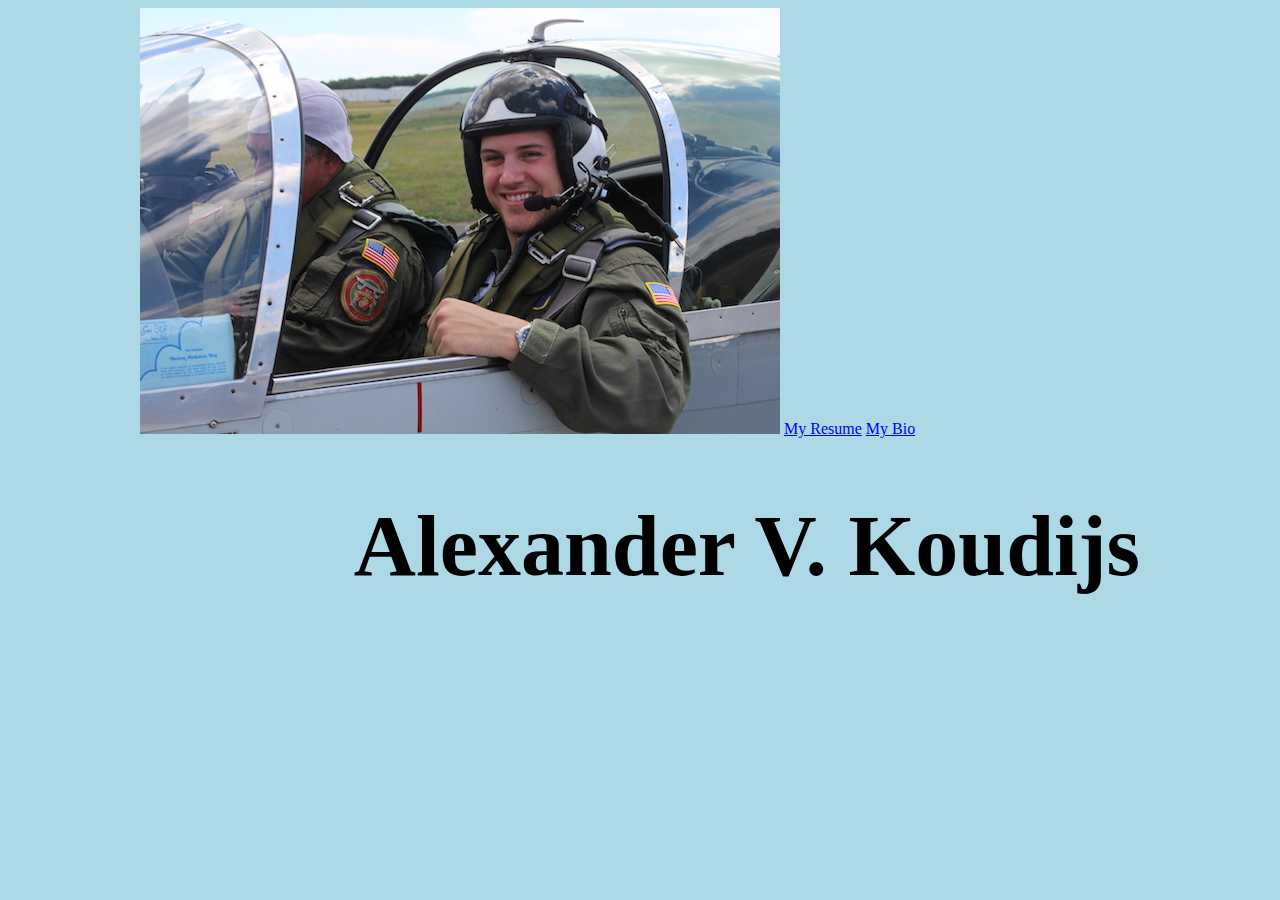
<file: index.html>
<!doctype html>

<html>
    <head>
        <title>Alexander V. Koudijs</title>
        <meta charset="utf-8">
        <link rel="stylesheet" href="mystyle.css" type="text/css">
    </head>
    
    <body>
        <div class="main-data">
            <img src="pilot.jpg" alt="Picture of me in a plane" id="home-image">
            <a href="resume.html" class="big-btn">My Resume</a>
            <a href="bio.html" class="big-btn">My Bio</a>
            <h1> Alexander V. Koudijs </h1>
        </div>
    </body>
</html>
</file>
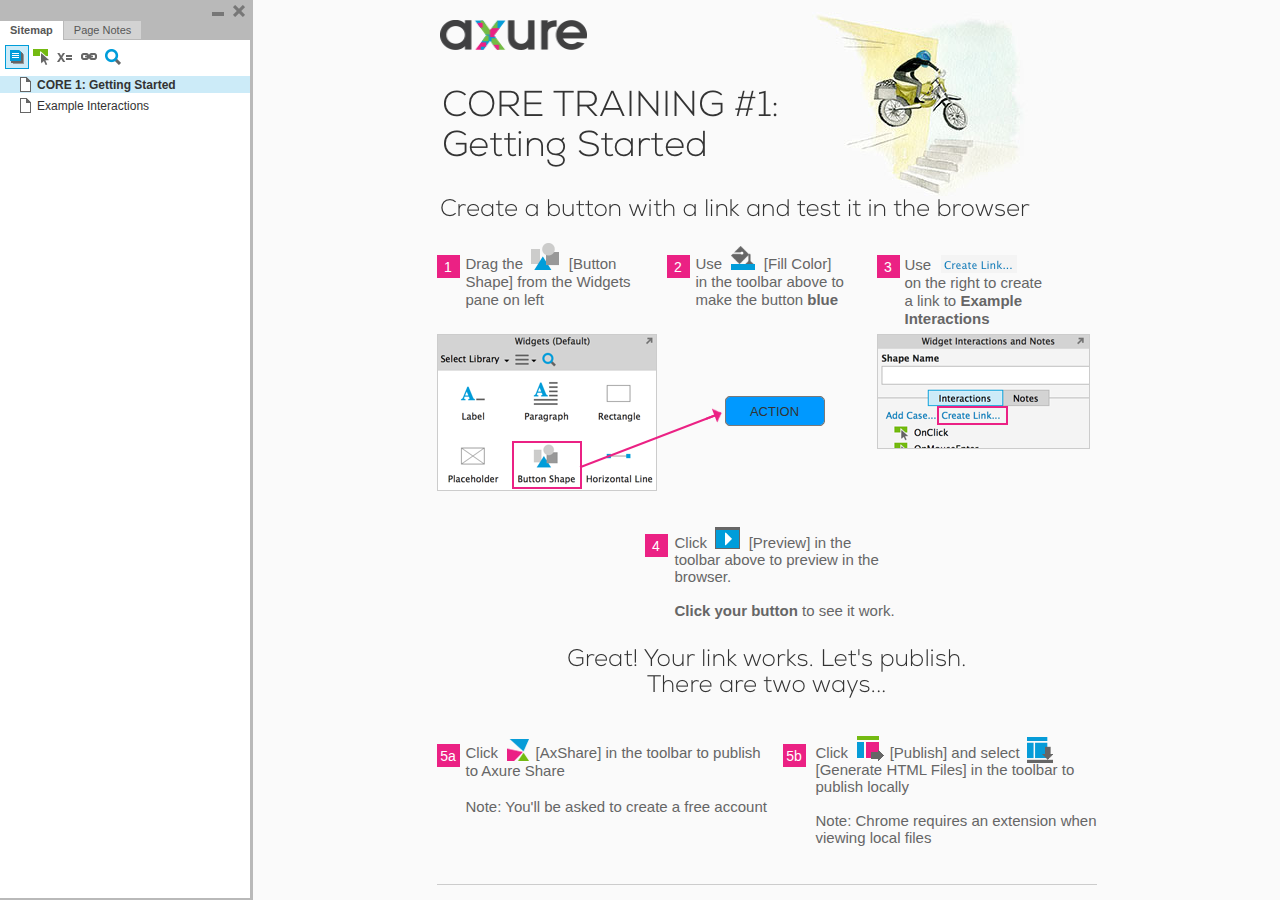
<file: GettingStarted/index.html>
﻿<!DOCTYPE html>
<html xmlns="http://www.w3.org/1999/xhtml" xml:lang="en" lang="en">
<head>
    <title>Untitled Document</title>
    <meta http-equiv="X-UA-Compatible" content="IE=edge"/>
    <meta http-equiv="content-type" content="text/html; charset=utf-8" />
    <link type="text/css" href="resources/css/reset.css" rel="Stylesheet" />
    <link type="text/css" href="resources/css/default.css" rel="Stylesheet" />

    <script type="text/javascript">
        if (location.href.toString().indexOf('file://localhost/') == 0) {
            location.href = location.href.toString().replace('file://localhost/', 'file:///');
        }
    </script>

    <script type="text/javascript" src="resources/scripts/jquery-1.7.1.min.js"></script>
    <script type="text/javascript" src="resources/scripts/player/splitter.js"></script>
    <script type="text/javascript" src="resources/scripts/axutils.js"></script>
    <script type="text/javascript" src="resources/scripts/player/axplayer.js"></script>
    <script type="text/javascript" src="resources/scripts/messagecenter.js"></script>
    <script type="text/javascript" src="data/document.js"></script>
    <style type="text/css">

#outerContainer {
	width:1000px;
	height:1500px;
}

.vsplitbar {
	width: 3px;
	background: #B9B9B9;
}

#rightPanel {
    background-color: White;
}

#leftPanel {
    /*min-width: 190px;*/
}

.splitterMask {
   position:absolute;
   top: 0;
   left: 0;
   width: 100%;
   height: 100%;
   overflow: hidden;
   background-image: url(resources/images/transparent.gif);
   z-index: 20000;
}


    </style>
    <script type="text/javascript" language="JavaScript"><!--
        // isolate scope
        (function() {
            setUpController();

            var configuration = $axure.document.configuration;
            var _settings = {};
            _settings.projectId = configuration.prototypeId;
            _settings.isAxshare = configuration.isAxshare;
            _settings.loadFeedbackPlugin = configuration.loadFeedbackPlugin;
            _settings.startCollapsed = HashString("c") == "1";
            if(HashString("c") == "2") closePlayer();

            $axure.player.settings = _settings;

            $(window).bind('load', function() {
                if(CHROME_5_LOCAL && !$('body').attr('pluginDetected')) {
                    window.location = 'resources/chrome/chrome.html';
                }
            });

            $(document).ready(function() {
                $axure.page.bind('load.start', mainFrame_onload);
                $axure.messageCenter.addMessageListener(messageCenter_message);

                if($axure.player.settings.loadFeedbackPlugin) {
                    if($axure.player.settings.isAxshare) {
                        $axure.utils.loadJS('/Scripts/plugins/feedback/feedback.js');
                    } else {
                        $axure.utils.loadJS('http://share.axure.com/Scripts/plugins/feedback/feedback.js');
                    }
                }

                if(navigator.userAgent.indexOf("MSIE") >= 0) $('#outerContainer').width('100%');
                initialize();
                if($axure.player.settings.startCollapsed) $('#outerContainer').splitter({ sizeLeft: 0 });
                else $('#outerContainer').splitter({ sizeLeft: 250 });
                $('#leftPanel').width(250);

                $(window).resize(function() { resizeContent(); });

                $('#maximizePanelContainer').hide();

                initializeLogo();

                $(window).resize();
                resizeContent();
                //wait for ie to get to a good state and resize
                if(IE && BROWSER_VERSION == "6.0") setTimeout(function() { $('#outerContainer').trigger('resize'); }, 30);

                if($axure.player.settings.startCollapsed) {
                    collapse();
                    $('#leftPanel').width(0);
                }
            });
        })();

        var lastLeftPanelWidth = 250;

        function messageCenter_message(message, data) {
            if(message == 'expandFrame') expand();
        }

        function resizeContent() {
            var newHeight = $(window).height();
            var newWidth = $(window).width();

            var controlContainerHeight = newHeight - 42;
            if($('#interfaceControlFrameLogoContainer').is(':visible')) controlContainerHeight -= $('#interfaceControlFrameLogoContainer').height() + 16;

            $('#outerContainer').height(newHeight).width(newWidth);
            $('.vsplitbar').height(newHeight);
            $('#leftPanel').height(newHeight);
            $('#interfaceControlFrame').height(newHeight);
            $('#interfaceControlFrameContainer').height(controlContainerHeight);

            $('#rightPanel').height(newHeight);
            $('#mainFrame').height(newHeight);

            if($('#leftPanel').is(':visible')) $('#rightPanel').width($(window).width() - $('#leftPanel').width() - $('.vsplitbar').width());
            else $('#rightPanel').width($(window).width());
        }

        function closePlayer() {
            if($axure.page.location) window.location.href = $axure.page.location;
            else {
                var pageFile = getInitialUrl();
                var currentLocation = window.location.toString();
                window.location.href = currentLocation.substr(0, currentLocation.lastIndexOf("/") + 1) + pageFile;
            }
        }

        function replaceHash(newHash) {
            var currentLocWithoutHash = window.location.toString().split('#')[0];

            //We use replace so that every hash change doesn't get appended to the history stack.
            //We use replaceState in browsers that support it, else replace the location
            if (typeof window.history.replaceState != 'undefined') {
                window.history.replaceState(null, null, currentLocWithoutHash + newHash);
            } else {
                window.location.replace(currentLocWithoutHash + newHash);
            }
        }

        function collapse() {
            var currentHash = window.location.hash;
            //If the collapse hash string var isn't present and set to 1, insert it
            if (currentHash.indexOf('#c=1') == -1 && currentHash.indexOf('&c=1') == -1) {
                var hashToSet = '';

                var varIndex = currentHash.indexOf('#c=');
                if (varIndex == -1) varIndex = currentHash.indexOf('&c=');
                if (varIndex != -1) {
                    var newHash = currentHash.substring(0, varIndex);

                    newHash = newHash == '' ? '#c=1' : newHash + '&c=1';

                    var ampIndex = currentHash.indexOf('&', varIndex + 1);
                    if (ampIndex != -1) {
                        newHash = newHash + currentHash.substring(ampIndex);
                    }
                    hashToSet = newHash;
                } else if (currentHash.indexOf('#') != -1) {
                    hashToSet = currentHash + '&c=1';
                } else {
                    hashToSet = '#c=1';
                }

                if (hashToSet != '') {
                    replaceHash(hashToSet);
                }
            }

            $('#maximizePanelContainer').show();
            lastLeftPanelWidth = $('#leftPanel').width();
            $('#leftPanel').hide();
            $('.vsplitbar').hide();
            $('#rightPanel').width($(window).width());
            $(window).resize();
            $('#outerContainer').trigger('resize');
        }

        function expand() {
            var currentHash = self.location.hash;
            var varIndex = currentHash.indexOf('&c=');
            if (varIndex == -1) varIndex = currentHash.indexOf('#c=');
            //If the collapse hash string var is present, remove it
            if (varIndex != -1) {
                var newHash = currentHash.substring(0, varIndex);

                var ampIndex = currentHash.indexOf('&', varIndex + 1);
                if (ampIndex != -1) {
                    newHash = newHash == '' ? '#' + currentHash.substring(ampIndex + 1) : newHash + currentHash.substring(ampIndex);
                }

                replaceHash(newHash);
            }

            $('#maximizePanelContainer').hide();
            $('#leftPanel').width(lastLeftPanelWidth);
            $('#leftPanel').show();
            $('.vsplitbar').show();
            $('#rightPanel').width($(window).width() - $('#leftPanel').width() - $('.vsplitbar').width());
            $(window).resize();
            $('#outerContainer').trigger('resize');
        }

        function initialize() {
            var legacyQString = QueryString("Page");
            if (legacyQString.length > 0) {
                location.href = location.href.substring(0, location.href.indexOf("?")) + "#p=" + legacyQString;
                return;
            }

            var mainFrame = document.getElementById("mainFrame");
            mainFrame.contentWindow.location.href = getInitialUrl();
        }
        
        function getInitialUrl() {
            var pageName = HashString("p");
            if(pageName.length > 0) return pageName + ".html";
            else {
                var url = getFirstPageUrl($axure.document.sitemap.rootNodes);
                return (url ? url : "about:blank");
            }
        }

        function getFirstPageUrl(nodes) {
            for (var i = 0; i < nodes.length; i++) {
                var node = nodes[i];
                if (node.url) return node.url;
                else {
                    var hasChildren = (node.children && node.children.length > 0);
                    if (hasChildren) {
                        var url = getFirstPageUrl(node.children);
                        if (url) return url;
                    }
                }
            }
            return null;
        }

        function initializeLogo() {
            if($axure.document.configuration.logoImagePath) {
                $('#interfaceControlFrameLogoImageContainer').html('<img id="logoImage" src="" />');
                $('#logoImage').attr('src', $axure.document.configuration.logoImagePath).load(function() { resizeContent(); });
                $('#interfaceControlFrameMinimizeContainer').css('background-color', '#FFFFFF');
            } else $('#interfaceControlFrameLogoImageContainer').hide();

            if ($axure.document.configuration.logoImageCaption) {
                $('#interfaceControlFrameLogoCaptionContainer').html($axure.document.configuration.logoImageCaption);
                $('#interfaceControlFrameMinimizeContainer').css('background-color', '#FFFFFF');
            } else $('#interfaceControlFrameLogoCaptionContainer').hide();

            if(!$('#interfaceControlFrameLogoImageContainer').is(':visible') && !$('#interfaceControlFrameLogoCaptionContainer').is(':visible')) {
                $('#interfaceControlFrameLogoContainer').hide();
            }
        }

        function mainFrame_onload() {
            if($axure.page.pageName) document.title = $axure.page.pageName;
        }

        function QueryString(query) {
            var qstring = self.location.href.split("?");
            if(qstring.length < 2) return "";
            return GetParameter(qstring, query);
        }
        
        function GetParameter(qstring, query) {
            var prms = qstring[1].split("&");
            var frmelements = new Array();
            var currprmeter, querystr = "";

            for(var i = 0; i < prms.length; i++) {
                currprmeter = prms[i].split("=");
                frmelements[i] = new Array();
                frmelements[i][0] = currprmeter[0];
                frmelements[i][1] = currprmeter[1];
            }

            for(j = 0; j < frmelements.length; j++) {
                if(frmelements[j][0].toLowerCase() == query.toLowerCase()) {
                    querystr = frmelements[j][1];
                    break;
                }
            }
            return querystr;
        }
        
        function HashString(query) {
            var qstring = self.location.href.split("#");
            if(qstring.length < 2) return "";
            return GetParameter(qstring, query);
        }

    --></script>

    <link type="text/css" rel="Stylesheet" href="plugins/sitemap/styles/sitemap.css" />
    <script type="text/javascript" src="plugins/sitemap/sitemap.js"></script>
    <link type="text/css" rel="Stylesheet" href="plugins/page_notes/styles/page_notes.css" />
    <script type="text/javascript" src="plugins/page_notes/page_notes.js"></script>

</head>
<body scroll="no">
    <div id="outerContainer">

        <div id="leftPanel">
            <div id="interfaceControlFrame">
                <div id="interfaceControlFrameMinimizeContainer">
                    <a title="Minimize" id="interfaceControlFrameMinimizeButton" onclick="collapse();">&nbsp;</a>
                    <div id="interfaceControlFrameCloseContainer">
                        <a title="Close" id="interfaceControlFrameCloseButton" onclick="closePlayer();">&nbsp;</a>
                    </div>
                </div>
                <div id="interfaceControlFrameLogoContainer">
                    <div id="interfaceControlFrameLogoImageContainer"></div>
                    <div id="interfaceControlFrameLogoCaptionContainer"></div>
                </div>
                <div id="interfaceControlFrameHeaderContainer">
                    <ul id="interfaceControlFrameHeader">
                    </ul>
                </div>
                <div id="interfaceControlFrameContainer">
                </div>
            </div>
        </div>
        <div id="rightPanel">
            <iframe id="mainFrame" name="mainFrame" width="100%" height="100%" src="" frameborder="0" style="display: block;"></iframe>
        </div>

    </div>

    <div id="maximizePanelContainer">
        <iframe id="expandFrame" src="resources/expand.html" width="100%" height="100%" scrolling="no" allowtransparency="true" frameborder="0"></iframe>
    </div>

</body>
</html>
</file>
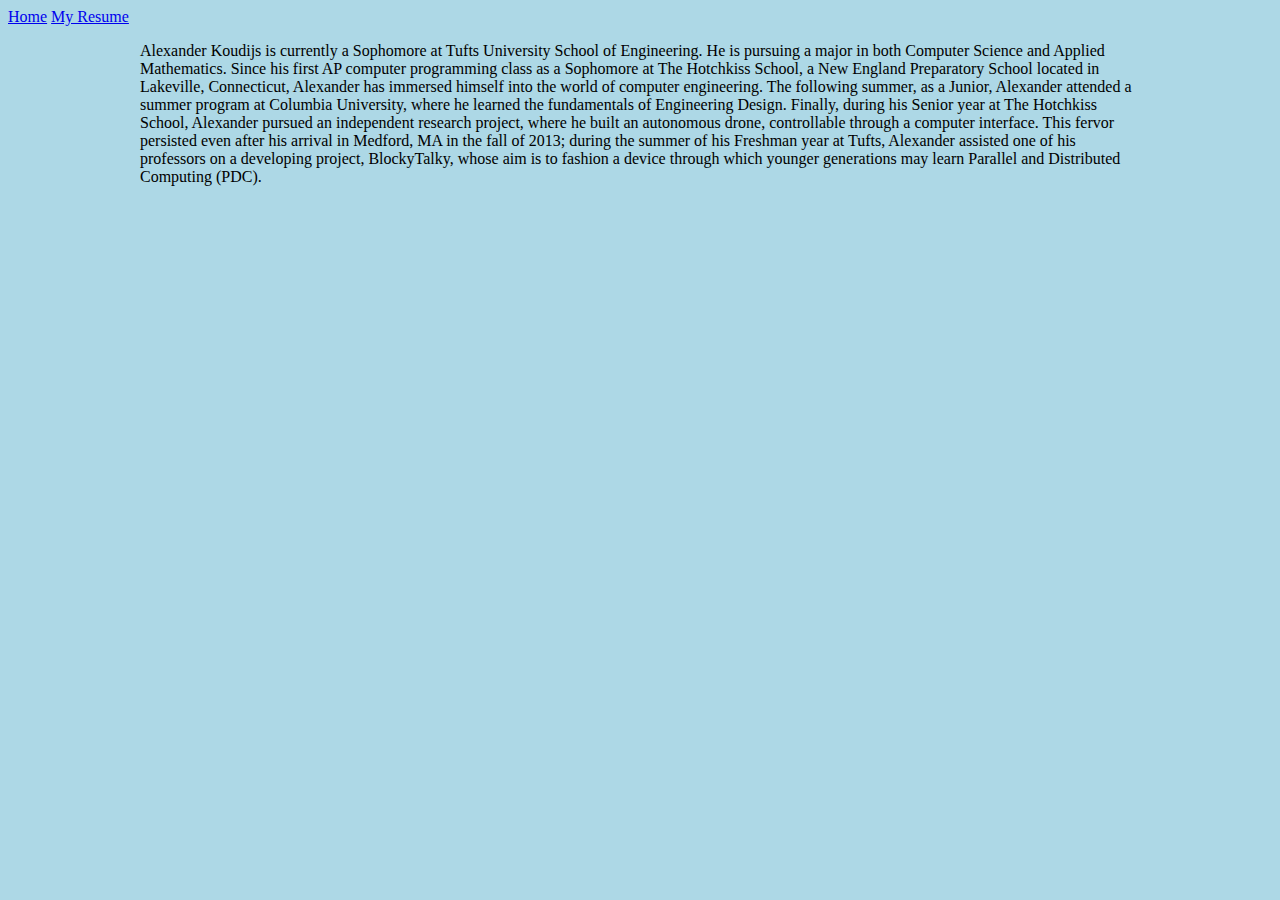
<file: bio.html>
<!doctype html>

<html>
    <head>
        <title>Alexander - Bio</title>
        <meta charset="utf-8">
            <link rel="stylesheet" href="mystyle.css" type="text/css">
                </head>
    
    <body>
        <div>
            <a href="index.html" class="big-btn">Home</a>
            <a href="resume.html" class="big-btn">My Resume</a>
        </div>
        <div class="main-data">
            <p> Alexander Koudijs is currently a Sophomore at Tufts University School of Engineering. He is pursuing a major in both Computer Science and Applied Mathematics. Since his first AP computer programming class as a Sophomore at The Hotchkiss School, a New England Preparatory School located in Lakeville, Connecticut, Alexander has immersed himself into the world of computer engineering. The following summer, as a Junior, Alexander attended a summer program at Columbia University, where he learned the fundamentals of Engineering Design. Finally, during his Senior year at The Hotchkiss School, Alexander pursued an independent research project, where he built an autonomous drone, controllable through a computer interface. This fervor persisted even after his arrival in Medford, MA in the fall of 2013; during the summer of his Freshman year at Tufts, Alexander assisted one of his professors on a developing project, BlockyTalky, whose aim is to fashion a device through which younger generations may learn Parallel and Distributed Computing (PDC). 
            </p>
        </div>
    </body>
</html>
</file>
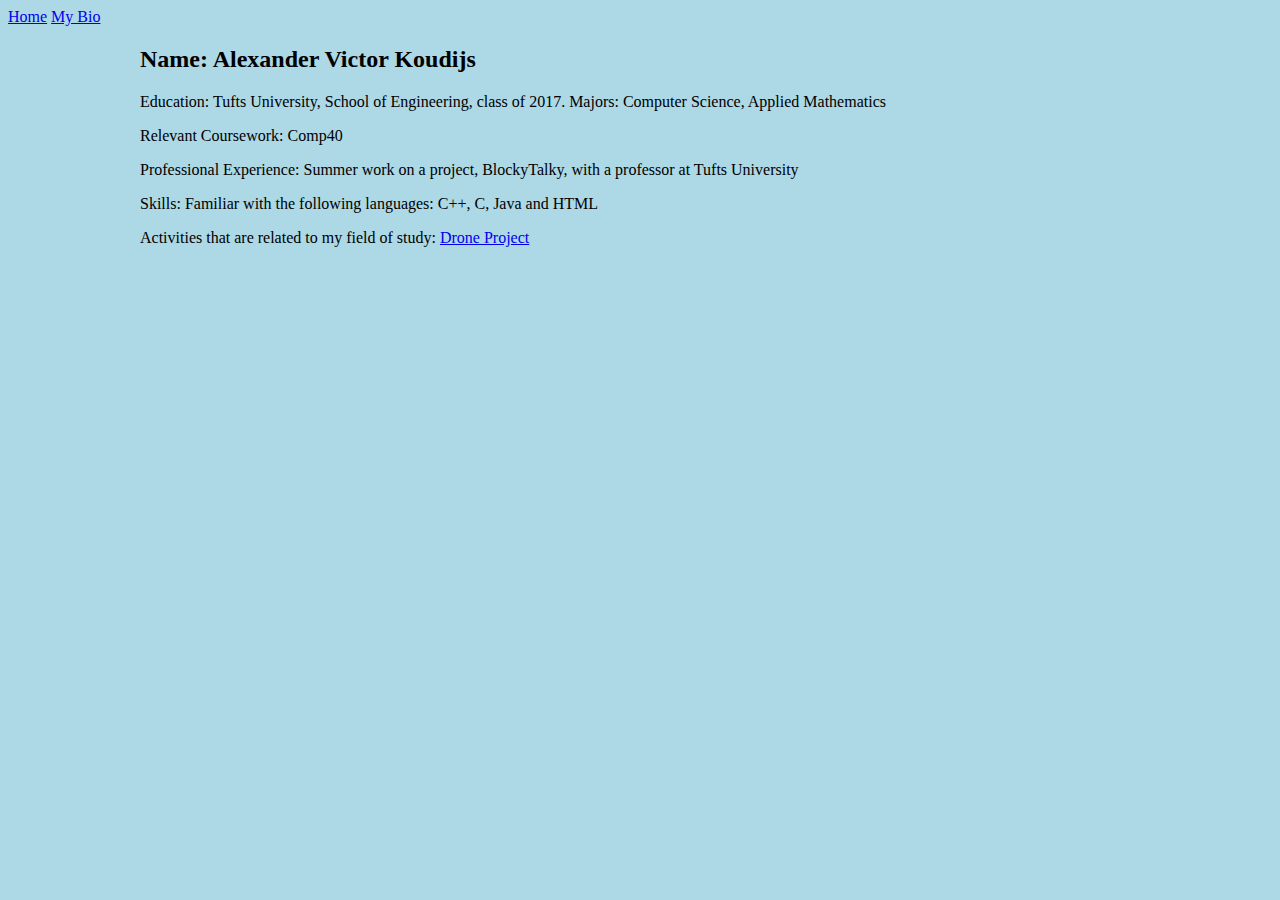
<file: resume.html>
<!doctype html>

<html>
    <head>
        <title>Alexander - Resume</title>
        <meta charset="utf-8">
        <link rel="stylesheet" href="mystyle.css" type="text/css">
    </head>
    
    <body>
        <div>
            <a href="index.html" class="big-btn">Home</a>
            <a href="bio.html" class="big-btn">My Bio</a>
        </div>
        <div class="main-data">
            <h2>Name: Alexander Victor Koudijs</h2>
            <p>
            Education:
                Tufts University, School of Engineering, class of 2017.
                Majors: Computer Science, Applied Mathematics
            </p>
            <p>
            Relevant Coursework:
                Comp40
            </p>
            <p>
            Professional Experience:
                Summer work on a project, BlockyTalky, with a professor at Tufts University
            </p>
            <p>
            Skills:
                Familiar with the following languages: C++, C, Java and HTML
            </p>
            <p>
            Activities that are related to my field of study: <a href="http://hotchkissmedia.org/studentprofiles/Drone.html#">Drone Project</a>
            </p>
        </div>
    </body>
</html>
</file>
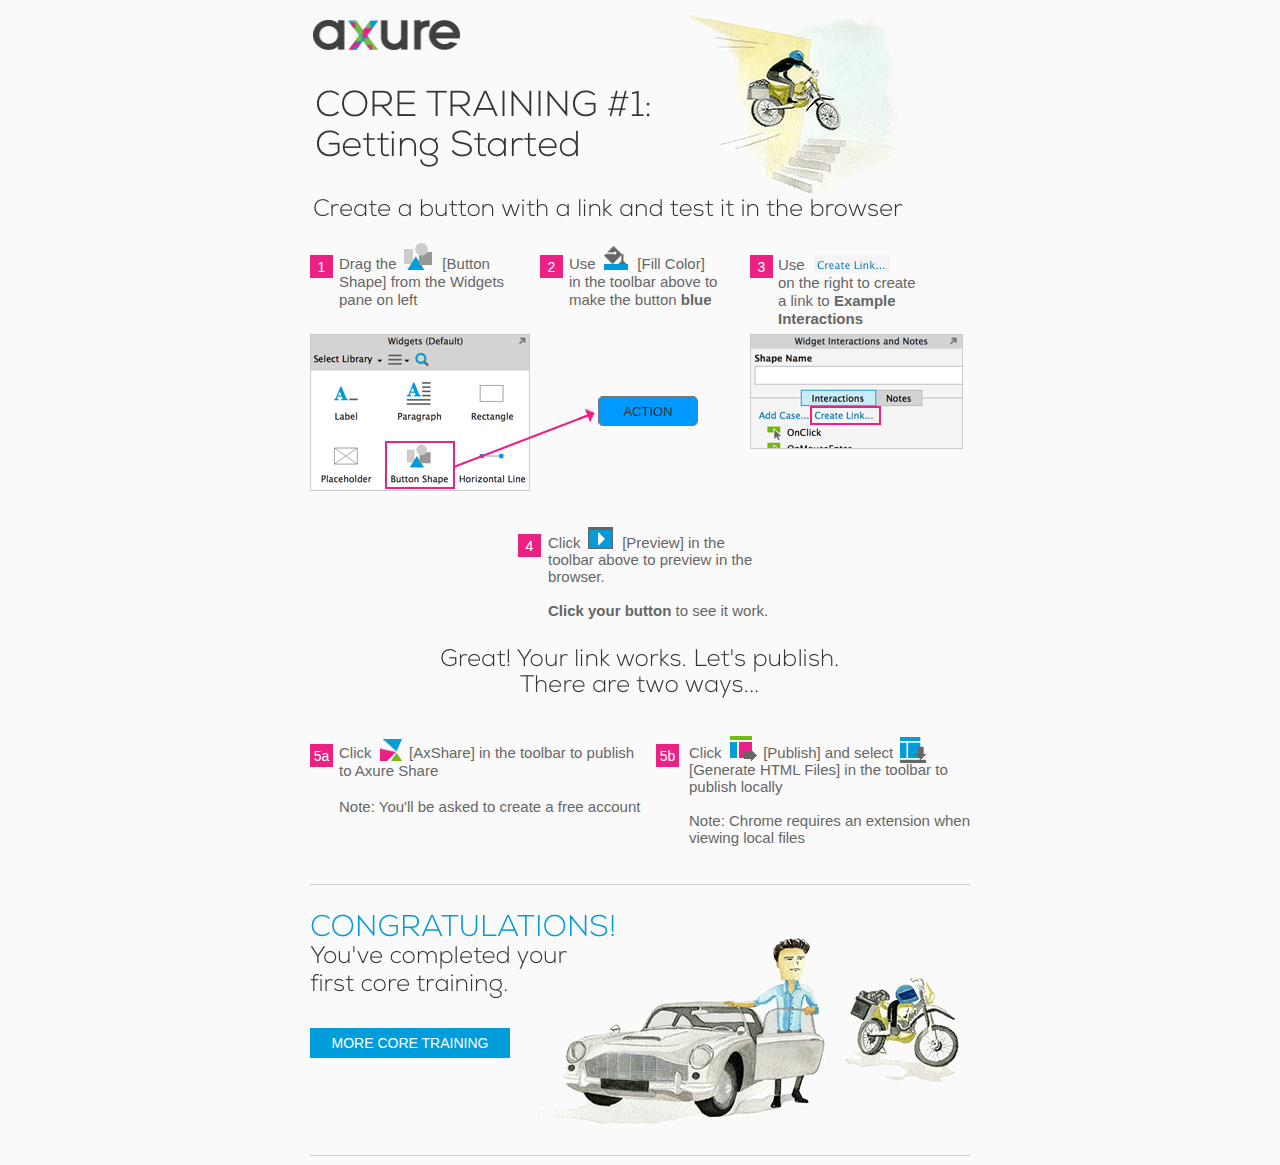
<file: GettingStarted/core_1__getting_started.html>
﻿<!DOCTYPE html>
<html>
  <head>
    <title>CORE 1: Getting Started</title>
    <meta http-equiv="X-UA-Compatible" content="IE=edge"/>
    <meta http-equiv="content-type" content="text/html; charset=utf-8"/>
    <meta name="apple-mobile-web-app-capable" content="yes"/>
    <link href="resources/css/jquery-ui-themes.css" type="text/css" rel="stylesheet"/>
    <link href="resources/css/axure_rp_page.css" type="text/css" rel="stylesheet"/>
    <link href="data/styles.css" type="text/css" rel="stylesheet"/>
    <link href="files/core_1__getting_started/styles.css" type="text/css" rel="stylesheet"/>
    <script src="resources/scripts/jquery-1.7.1.min.js"></script>
    <script src="resources/scripts/jquery-ui-1.8.10.custom.min.js"></script>
    <script src="resources/scripts/axure/axQuery.js"></script>
    <script src="resources/scripts/axure/globals.js"></script>
    <script src="resources/scripts/axutils.js"></script>
    <script src="resources/scripts/axure/annotation.js"></script>
    <script src="resources/scripts/axure/axQuery.std.js"></script>
    <script src="resources/scripts/axure/doc.js"></script>
    <script src="data/document.js"></script>
    <script src="resources/scripts/messagecenter.js"></script>
    <script src="resources/scripts/axure/events.js"></script>
    <script src="resources/scripts/axure/action.js"></script>
    <script src="resources/scripts/axure/expr.js"></script>
    <script src="resources/scripts/axure/geometry.js"></script>
    <script src="resources/scripts/axure/flyout.js"></script>
    <script src="resources/scripts/axure/ie.js"></script>
    <script src="resources/scripts/axure/model.js"></script>
    <script src="resources/scripts/axure/repeater.js"></script>
    <script src="resources/scripts/axure/sto.js"></script>
    <script src="resources/scripts/axure/utils.temp.js"></script>
    <script src="resources/scripts/axure/variables.js"></script>
    <script src="resources/scripts/axure/drag.js"></script>
    <script src="resources/scripts/axure/move.js"></script>
    <script src="resources/scripts/axure/visibility.js"></script>
    <script src="resources/scripts/axure/style.js"></script>
    <script src="resources/scripts/axure/adaptive.js"></script>
    <script src="resources/scripts/axure/tree.js"></script>
    <script src="resources/scripts/axure/init.temp.js"></script>
    <script src="files/core_1__getting_started/data.js"></script>
    <script src="resources/scripts/axure/legacy.js"></script>
    <script src="resources/scripts/axure/viewer.js"></script>
    <script type="text/javascript">
      $axure.utils.getTransparentGifPath = function() { return 'resources/images/transparent.gif'; };
      $axure.utils.getOtherPath = function() { return 'resources/Other.html'; };
      $axure.utils.getReloadPath = function() { return 'resources/reload.html'; };
    </script>
  </head>
  <body>
    <div id="base" class="">

      <!-- Unnamed (Image) -->
      <div id="u0" class="ax_image">
        <img id="u0_img" class="img " src="images/core_1__getting_started/u0.png"/>
        <!-- Unnamed () -->
        <div id="u1" class="text">
          <p><span></span></p>
        </div>
      </div>

      <!-- Unnamed (Image) -->
      <div id="u2" class="ax_image">
        <img id="u2_img" class="img " src="images/core_1__getting_started/u2.jpg"/>
        <!-- Unnamed () -->
        <div id="u3" class="text">
          <p><span></span></p>
        </div>
      </div>

      <!-- Unnamed (Image) -->
      <div id="u4" class="ax_image">
        <img id="u4_img" class="img " src="images/core_1__getting_started/u4.jpg"/>
        <!-- Unnamed () -->
        <div id="u5" class="text">
          <p><span></span></p>
        </div>
      </div>

      <!-- Unnamed (Shape) -->
      <div id="u6" class="ax_h2">
        <img id="u6_img" class="img " src="resources/images/transparent.gif"/>
        <!-- Unnamed () -->
        <div id="u7" class="text">
          <p><span>Drag the&nbsp; &nbsp; &nbsp; &nbsp; &nbsp;&nbsp; [Button Shape] from the Widgets pane on left</span></p>
        </div>
      </div>

      <!-- Unnamed (Shape) -->
      <div id="u8" class="ax_h2">
        <img id="u8_img" class="img " src="resources/images/transparent.gif"/>
        <!-- Unnamed () -->
        <div id="u9" class="text">
          <p><span style="font-family:'Helvetica', 'Helvetica';font-weight:400;">Use&nbsp; &nbsp; &nbsp; &nbsp; &nbsp; [Fill Color] </span></p><p><span style="font-family:'Helvetica', 'Helvetica';font-weight:400;">in the toolbar above to make the button </span><span style="font-family:'Helvetica-Bold', 'Helvetica Bold', 'Helvetica';font-weight:700;">blue</span></p>
        </div>
      </div>

      <!-- Unnamed (Shape) -->
      <div id="u10" class="ax_h2">
        <img id="u10_img" class="img " src="resources/images/transparent.gif"/>
        <!-- Unnamed () -->
        <div id="u11" class="text">
          <p><span style="font-family:'Helvetica', 'Helvetica';font-weight:400;">Use&nbsp; &nbsp; &nbsp; &nbsp; &nbsp; &nbsp; &nbsp; &nbsp; &nbsp; &nbsp;&nbsp; </span></p><p><span style="font-family:'Helvetica', 'Helvetica';font-weight:400;">on the right to create a link to </span><span style="font-family:'Helvetica-Bold', 'Helvetica Bold', 'Helvetica';font-weight:700;">Example </span><span style="font-family:'Helvetica-Bold', 'Helvetica Bold', 'Helvetica';font-weight:700;">Interactions</span></p>
        </div>
      </div>

      <!-- Unnamed (Shape) -->
      <div id="u12" class="ax_h2">
        <img id="u12_img" class="img " src="resources/images/transparent.gif"/>
        <!-- Unnamed () -->
        <div id="u13" class="text">
          <p><span style="font-family:'Helvetica', 'Helvetica';font-weight:400;">Click&nbsp; &nbsp; &nbsp; &nbsp; &nbsp; [Preview] in the toolbar above to preview in the browser. </span></p><p><span style="font-family:'Helvetica', 'Helvetica';font-weight:400;">&nbsp;</span></p><p><span style="font-family:'Helvetica-Bold', 'Helvetica Bold', 'Helvetica';font-weight:700;">Click your button</span><span style="font-family:'Helvetica', 'Helvetica';font-weight:400;"> to see it work.</span></p>
        </div>
      </div>

      <!-- Unnamed (Shape) -->
      <div id="u14" class="ax_h2">
        <img id="u14_img" class="img " src="resources/images/transparent.gif"/>
        <!-- Unnamed () -->
        <div id="u15" class="text">
          <p><span>Click&nbsp; &nbsp; &nbsp; &nbsp;&nbsp; [AxShare] in the toolbar to publish to Axure Share</span></p><p><span>&nbsp;</span></p><p><span>Note: You'll be asked to create a free account</span></p>
        </div>
      </div>

      <!-- Unnamed (Image) -->
      <div id="u16" class="ax_image">
        <img id="u16_img" class="img " src="images/core_1__getting_started/u16.png"/>
        <!-- Unnamed () -->
        <div id="u17" class="text">
          <p><span></span></p>
        </div>
      </div>

      <!-- Unnamed (Shape) -->
      <div id="u18" class="ax_h2">
        <img id="u18_img" class="img " src="resources/images/transparent.gif"/>
        <!-- Unnamed () -->
        <div id="u19" class="text">
          <p><span>Click&nbsp; &nbsp; &nbsp; &nbsp; &nbsp; [Publish] and select&nbsp; </span></p><p><span>[Generate HTML Files] in the toolbar to publish locally</span></p><p><span>&nbsp;</span></p><p><span>Note: Chrome requires an extension when viewing local files</span></p>
        </div>
      </div>

      <!-- Unnamed (Shape) -->
      <div id="u20" class="ax_shape">
        <img id="u20_img" class="img " src="images/core_1__getting_started/u20.png"/>
        <!-- Unnamed () -->
        <div id="u21" class="text">
          <p><span>MORE CORE TRAINING</span></p>
        </div>
      </div>

      <!-- Unnamed (Shape) -->
      <div id="u22" class="ax_shape">
        <img id="u22_img" class="img " src="images/core_1__getting_started/u22.png"/>
        <!-- Unnamed () -->
        <div id="u23" class="text">
          <p><span>1</span></p>
        </div>
      </div>

      <!-- Unnamed (Image) -->
      <div id="u24" class="ax_image">
        <img id="u24_img" class="img " src="images/core_1__getting_started/u24.png"/>
        <!-- Unnamed () -->
        <div id="u25" class="text">
          <p><span></span></p>
        </div>
      </div>

      <!-- Unnamed (Image) -->
      <div id="u26" class="ax_image">
        <img id="u26_img" class="img " src="images/core_1__getting_started/u26.png"/>
        <!-- Unnamed () -->
        <div id="u27" class="text">
          <p><span></span></p>
        </div>
      </div>

      <!-- Unnamed (Image) -->
      <div id="u28" class="ax_image">
        <img id="u28_img" class="img " src="images/core_1__getting_started/u28.png"/>
        <!-- Unnamed () -->
        <div id="u29" class="text">
          <p><span></span></p>
        </div>
      </div>

      <!-- Unnamed (Image) -->
      <div id="u30" class="ax_image">
        <img id="u30_img" class="img " src="images/core_1__getting_started/u30.png"/>
        <!-- Unnamed () -->
        <div id="u31" class="text">
          <p><span></span></p>
        </div>
      </div>

      <!-- Unnamed (Image) -->
      <div id="u32" class="ax_image">
        <img id="u32_img" class="img " src="images/core_1__getting_started/u32.png"/>
        <!-- Unnamed () -->
        <div id="u33" class="text">
          <p><span></span></p>
        </div>
      </div>

      <!-- Unnamed (Image) -->
      <div id="u34" class="ax_image">
        <img id="u34_img" class="img " src="images/core_1__getting_started/u34.png"/>
        <!-- Unnamed () -->
        <div id="u35" class="text">
          <p><span></span></p>
        </div>
      </div>

      <!-- Unnamed (Image) -->
      <div id="u36" class="ax_image">
        <img id="u36_img" class="img " src="images/core_1__getting_started/u36.png"/>
        <!-- Unnamed () -->
        <div id="u37" class="text">
          <p><span></span></p>
        </div>
      </div>

      <!-- Unnamed (Shape) -->
      <div id="u38" class="ax_shape">
        <img id="u38_img" class="img " src="images/core_1__getting_started/u22.png"/>
        <!-- Unnamed () -->
        <div id="u39" class="text">
          <p><span>2</span></p>
        </div>
      </div>

      <!-- Unnamed (Shape) -->
      <div id="u40" class="ax_shape">
        <img id="u40_img" class="img " src="images/core_1__getting_started/u22.png"/>
        <!-- Unnamed () -->
        <div id="u41" class="text">
          <p><span>4</span></p>
        </div>
      </div>

      <!-- Unnamed (Shape) -->
      <div id="u42" class="ax_shape">
        <img id="u42_img" class="img " src="images/core_1__getting_started/u22.png"/>
        <!-- Unnamed () -->
        <div id="u43" class="text">
          <p><span>3</span></p>
        </div>
      </div>

      <!-- Unnamed (Shape) -->
      <div id="u44" class="ax_shape">
        <img id="u44_img" class="img " src="images/core_1__getting_started/u22.png"/>
        <!-- Unnamed () -->
        <div id="u45" class="text">
          <p><span>5a</span></p>
        </div>
      </div>

      <!-- Unnamed (Image) -->
      <div id="u46" class="ax_image">
        <img id="u46_img" class="img " src="images/core_1__getting_started/u46.png"/>
        <!-- Unnamed () -->
        <div id="u47" class="text">
          <p><span></span></p>
        </div>
      </div>

      <!-- Unnamed (Shape) -->
      <div id="u48" class="ax_shape">
        <img id="u48_img" class="img " src="images/core_1__getting_started/u22.png"/>
        <!-- Unnamed () -->
        <div id="u49" class="text">
          <p><span>5b</span></p>
        </div>
      </div>

      <!-- Unnamed (Image) -->
      <div id="u50" class="ax_image">
        <img id="u50_img" class="img " src="images/core_1__getting_started/u50.png"/>
        <!-- Unnamed () -->
        <div id="u51" class="text">
          <p><span></span></p>
        </div>
      </div>

      <!-- Unnamed (Horizontal Line) -->
      <div id="u52" class="ax_horizontal_line">
        <img id="u52_start" class="img " src="resources/images/transparent.gif" alt="u52_start"/>
        <img id="u52_end" class="img " src="resources/images/transparent.gif" alt="u52_end"/>
        <img id="u52_line" class="img " src="images/core_1__getting_started/u52_line.png" alt="u52_line"/>
      </div>

      <!-- Unnamed (Horizontal Line) -->
      <div id="u53" class="ax_horizontal_line">
        <img id="u53_start" class="img " src="resources/images/transparent.gif" alt="u53_start"/>
        <img id="u53_end" class="img " src="resources/images/transparent.gif" alt="u53_end"/>
        <img id="u53_line" class="img " src="images/core_1__getting_started/u52_line.png" alt="u53_line"/>
      </div>

      <!-- Unnamed (Image) -->
      <div id="u54" class="ax_image">
        <img id="u54_img" class="img " src="images/core_1__getting_started/u54.png"/>
        <!-- Unnamed () -->
        <div id="u55" class="text">
          <p><span></span></p>
        </div>
      </div>

      <!-- Unnamed (Shape) -->
      <div id="u56" class="ax_shape">
        <img id="u56_img" class="img " src="images/core_1__getting_started/u56.png"/>
        <!-- Unnamed () -->
        <div id="u57" class="text">
          <p><span></span></p>
        </div>
      </div>

      <!-- Unnamed (Image) -->
      <div id="u58" class="ax_image">
        <img id="u58_img" class="img " src="images/core_1__getting_started/u58.png"/>
        <!-- Unnamed () -->
        <div id="u59" class="text">
          <p><span></span></p>
        </div>
      </div>

      <!-- Unnamed (Shape) -->
      <div id="u60" class="ax_shape">
        <img id="u60_img" class="img " src="images/core_1__getting_started/u60.png"/>
        <!-- Unnamed () -->
        <div id="u61" class="text">
          <p><span></span></p>
        </div>
      </div>

      <!-- Unnamed (Horizontal Line) -->
      <div id="u62" class="ax_horizontal_line">
        <img id="u62_start" class="img " src="resources/images/transparent.gif" alt="u62_start"/>
        <img id="u62_end" class="img " src="images/core_1__getting_started/u62_end.png" alt="u62_end"/>
        <img id="u62_line" class="img " src="images/core_1__getting_started/u62_line.png" alt="u62_line"/>
      </div>

      <!-- Unnamed (Image) -->
      <div id="u63" class="ax_image">
        <img id="u63_img" class="img " src="images/core_1__getting_started/u63.png"/>
        <!-- Unnamed () -->
        <div id="u64" class="text">
          <p><span></span></p>
        </div>
      </div>

      <!-- Unnamed (Shape) -->
      <div id="u65" class="ax_shape">
        <img id="u65_img" class="img " src="images/core_1__getting_started/u65.png"/>
        <!-- Unnamed () -->
        <div id="u66" class="text">
          <p><span></span></p>
        </div>
      </div>

      <!-- Unnamed (Shape) -->
      <div id="u67" class="ax_shape">
        <img id="u67_img" class="img " src="images/core_1__getting_started/u67.png"/>
        <!-- Unnamed () -->
        <div id="u68" class="text">
          <p><span>ACTION</span></p>
        </div>
      </div>
    </div>
  </body>
</html>
</file>
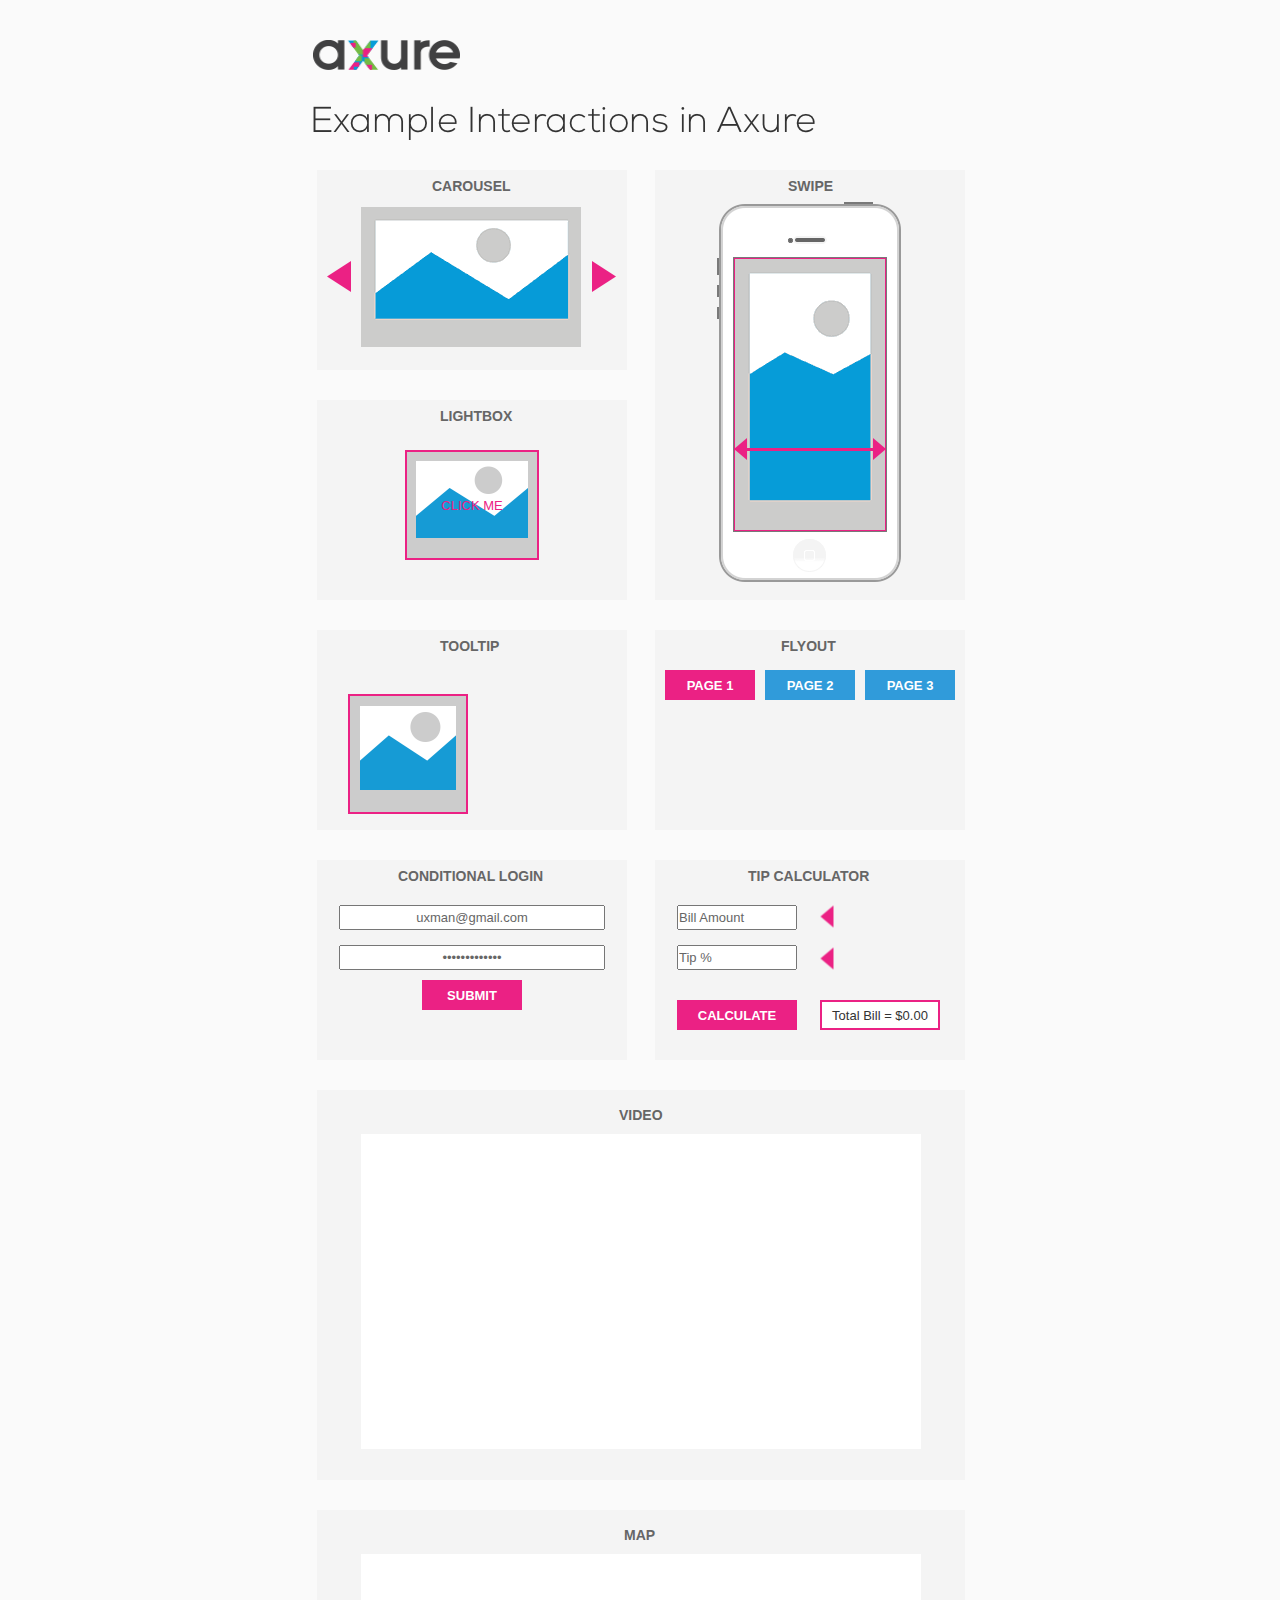
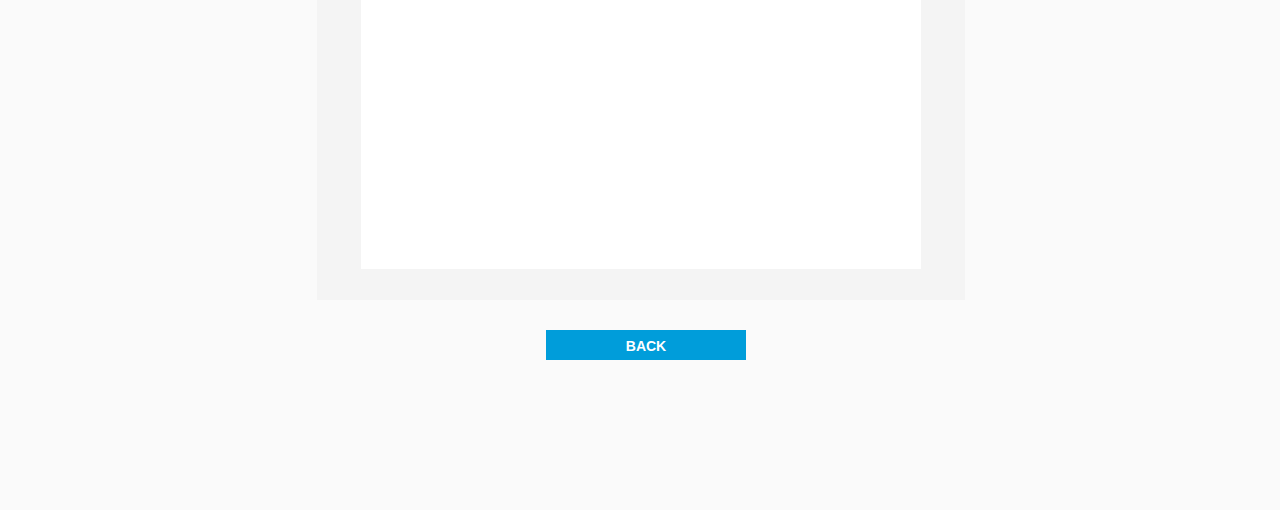
<file: GettingStarted/example_interactions.html>
﻿<!DOCTYPE html>
<html>
  <head>
    <title>Example Interactions</title>
    <meta http-equiv="X-UA-Compatible" content="IE=edge"/>
    <meta http-equiv="content-type" content="text/html; charset=utf-8"/>
    <meta name="apple-mobile-web-app-capable" content="yes"/>
    <link href="resources/css/jquery-ui-themes.css" type="text/css" rel="stylesheet"/>
    <link href="resources/css/axure_rp_page.css" type="text/css" rel="stylesheet"/>
    <link href="data/styles.css" type="text/css" rel="stylesheet"/>
    <link href="files/example_interactions/styles.css" type="text/css" rel="stylesheet"/>
    <script src="resources/scripts/jquery-1.7.1.min.js"></script>
    <script src="resources/scripts/jquery-ui-1.8.10.custom.min.js"></script>
    <script src="resources/scripts/axure/axQuery.js"></script>
    <script src="resources/scripts/axure/globals.js"></script>
    <script src="resources/scripts/axutils.js"></script>
    <script src="resources/scripts/axure/annotation.js"></script>
    <script src="resources/scripts/axure/axQuery.std.js"></script>
    <script src="resources/scripts/axure/doc.js"></script>
    <script src="data/document.js"></script>
    <script src="resources/scripts/messagecenter.js"></script>
    <script src="resources/scripts/axure/events.js"></script>
    <script src="resources/scripts/axure/action.js"></script>
    <script src="resources/scripts/axure/expr.js"></script>
    <script src="resources/scripts/axure/geometry.js"></script>
    <script src="resources/scripts/axure/flyout.js"></script>
    <script src="resources/scripts/axure/ie.js"></script>
    <script src="resources/scripts/axure/model.js"></script>
    <script src="resources/scripts/axure/repeater.js"></script>
    <script src="resources/scripts/axure/sto.js"></script>
    <script src="resources/scripts/axure/utils.temp.js"></script>
    <script src="resources/scripts/axure/variables.js"></script>
    <script src="resources/scripts/axure/drag.js"></script>
    <script src="resources/scripts/axure/move.js"></script>
    <script src="resources/scripts/axure/visibility.js"></script>
    <script src="resources/scripts/axure/style.js"></script>
    <script src="resources/scripts/axure/adaptive.js"></script>
    <script src="resources/scripts/axure/tree.js"></script>
    <script src="resources/scripts/axure/init.temp.js"></script>
    <script src="files/example_interactions/data.js"></script>
    <script src="resources/scripts/axure/legacy.js"></script>
    <script src="resources/scripts/axure/viewer.js"></script>
    <script type="text/javascript">
      $axure.utils.getTransparentGifPath = function() { return 'resources/images/transparent.gif'; };
      $axure.utils.getOtherPath = function() { return 'resources/Other.html'; };
      $axure.utils.getReloadPath = function() { return 'resources/reload.html'; };
    </script>
  </head>
  <body>
    <div id="base" class="">

      <!-- Unnamed (Shape) -->
      <div id="u0" class="ax_shape">
        <img id="u0_img" class="img " src="images/example_interactions/u0.png"/>
        <!-- Unnamed () -->
        <div id="u1" class="text">
          <p><span></span></p>
        </div>
      </div>

      <!-- Unnamed (Shape) -->
      <div id="u2" class="ax_shape">
        <img id="u2_img" class="img " src="images/example_interactions/u2.png"/>
        <!-- Unnamed () -->
        <div id="u3" class="text">
          <p><span></span></p>
        </div>
      </div>

      <!-- Unnamed (Shape) -->
      <div id="u4" class="ax_shape">
        <img id="u4_img" class="img " src="images/example_interactions/u2.png"/>
        <!-- Unnamed () -->
        <div id="u5" class="text">
          <p><span></span></p>
        </div>
      </div>

      <!-- Unnamed (Shape) -->
      <div id="u6" class="ax_shape">
        <img id="u6_img" class="img " src="images/example_interactions/u2.png"/>
        <!-- Unnamed () -->
        <div id="u7" class="text">
          <p><span></span></p>
        </div>
      </div>

      <!-- Unnamed (Shape) -->
      <div id="u8" class="ax_shape">
        <img id="u8_img" class="img " src="images/example_interactions/u2.png"/>
        <!-- Unnamed () -->
        <div id="u9" class="text">
          <p><span></span></p>
        </div>
      </div>

      <!-- Unnamed (Shape) -->
      <div id="u10" class="ax_shape">
        <img id="u10_img" class="img " src="images/example_interactions/u2.png"/>
        <!-- Unnamed () -->
        <div id="u11" class="text">
          <p><span></span></p>
        </div>
      </div>

      <!-- Unnamed (Shape) -->
      <div id="u12" class="ax_shape">
        <img id="u12_img" class="img " src="images/example_interactions/u2.png"/>
        <!-- Unnamed () -->
        <div id="u13" class="text">
          <p><span></span></p>
        </div>
      </div>

      <!-- Unnamed (Shape) -->
      <div id="u14" class="ax_shape">
        <img id="u14_img" class="img " src="images/example_interactions/u14.png"/>
        <!-- Unnamed () -->
        <div id="u15" class="text">
          <p><span></span></p>
        </div>
      </div>

      <!-- Unnamed (Shape) -->
      <div id="u16" class="ax_h2">
        <img id="u16_img" class="img " src="resources/images/transparent.gif"/>
        <!-- Unnamed () -->
        <div id="u17" class="text">
          <p><span>CAROUSEL</span></p>
        </div>
      </div>

      <!-- carousel (Dynamic Panel) -->
      <div id="u18" class="ax_dynamic_panel" data-label="carousel">
        <div id="u18_state0" class="panel_state" data-label="State1">
          <div id="u18_state0_content" class="panel_state_content">

            <!-- Unnamed (Image) -->
            <div id="u19" class="ax_image">
              <img id="u19_img" class="img " src="images/example_interactions/u19.gif"/>
              <!-- Unnamed () -->
              <div id="u20" class="text">
                <p><span></span></p>
              </div>
            </div>
          </div>
        </div>
        <div id="u18_state1" class="panel_state" data-label="State2">
          <div id="u18_state1_content" class="panel_state_content">

            <!-- Unnamed (Image) -->
            <div id="u21" class="ax_image">
              <img id="u21_img" class="img " src="images/example_interactions/u21.gif"/>
              <!-- Unnamed () -->
              <div id="u22" class="text">
                <p><span></span></p>
              </div>
            </div>
          </div>
        </div>
        <div id="u18_state2" class="panel_state" data-label="State3">
          <div id="u18_state2_content" class="panel_state_content">

            <!-- Unnamed (Image) -->
            <div id="u23" class="ax_image">
              <img id="u23_img" class="img " src="images/example_interactions/u23.gif"/>
              <!-- Unnamed () -->
              <div id="u24" class="text">
                <p><span></span></p>
              </div>
            </div>
          </div>
        </div>
      </div>

      <!-- Unnamed (Shape) -->
      <div id="u25" class="ax_shape">
        <img id="u25_img" class="img " src="images/example_interactions/u25.png"/>
        <!-- Unnamed () -->
        <div id="u26" class="text">
          <p><span></span></p>
        </div>
      </div>

      <!-- Unnamed (Shape) -->
      <div id="u27" class="ax_shape">
        <img id="u27_img" class="img " src="images/example_interactions/u27.png"/>
        <!-- Unnamed () -->
        <div id="u28" class="text">
          <p><span></span></p>
        </div>
      </div>

      <!-- Unnamed (Image) -->
      <div id="u29" class="ax_image">
        <img id="u29_img" class="img " src="images/example_interactions/u29.png"/>
        <!-- Unnamed () -->
        <div id="u30" class="text">
          <p><span>CLICK ME</span></p>
        </div>
      </div>

      <!-- Unnamed (Shape) -->
      <div id="u31" class="ax_h2">
        <img id="u31_img" class="img " src="resources/images/transparent.gif"/>
        <!-- Unnamed () -->
        <div id="u32" class="text">
          <p><span>SWIPE</span></p>
        </div>
      </div>

      <!-- Unnamed (Shape) -->
      <div id="u33" class="ax_h2">
        <img id="u33_img" class="img " src="resources/images/transparent.gif"/>
        <!-- Unnamed () -->
        <div id="u34" class="text">
          <p><span>LIGHTBOX</span></p>
        </div>
      </div>

      <!-- Unnamed (Shape) -->
      <div id="u35" class="ax_h2">
        <img id="u35_img" class="img " src="resources/images/transparent.gif"/>
        <!-- Unnamed () -->
        <div id="u36" class="text">
          <p><span>TOOLTIP</span></p>
        </div>
      </div>

      <!-- Unnamed (Shape) -->
      <div id="u37" class="ax_shape">
        <img id="u37_img" class="img " src="images/example_interactions/u37.png"/>
        <!-- Unnamed () -->
        <div id="u38" class="text">
          <p><span>PAGE 1</span></p>
        </div>
      </div>

      <!-- fo (Dynamic Panel) -->
      <div id="u39" class="ax_dynamic_panel" data-label="fo">
        <div id="u39_state0" class="panel_state" data-label="State1">
          <div id="u39_state0_content" class="panel_state_content">

            <!-- Unnamed (Shape) -->
            <div id="u40" class="ax_shape">
              <img id="u40_img" class="img " src="images/example_interactions/u40.png"/>
              <!-- Unnamed () -->
              <div id="u41" class="text">
                <p><span></span></p>
              </div>
            </div>

            <!-- Unnamed (Shape) -->
            <div id="u42" class="ax_paragraph">
              <img id="u42_img" class="img " src="resources/images/transparent.gif"/>
              <!-- Unnamed () -->
              <div id="u43" class="text">
                <p><span>Option 1</span></p>
              </div>
            </div>

            <!-- Unnamed (Shape) -->
            <div id="u44" class="ax_paragraph">
              <img id="u44_img" class="img " src="resources/images/transparent.gif"/>
              <!-- Unnamed () -->
              <div id="u45" class="text">
                <p><span>Option 2</span></p>
              </div>
            </div>

            <!-- Unnamed (Shape) -->
            <div id="u46" class="ax_paragraph">
              <img id="u46_img" class="img " src="resources/images/transparent.gif"/>
              <!-- Unnamed () -->
              <div id="u47" class="text">
                <p><span>Option 3</span></p>
              </div>
            </div>
          </div>
        </div>
      </div>

      <!-- Unnamed (Shape) -->
      <div id="u48" class="ax_h2">
        <img id="u48_img" class="img " src="resources/images/transparent.gif"/>
        <!-- Unnamed () -->
        <div id="u49" class="text">
          <p><span>FLYOUT</span></p>
        </div>
      </div>

      <!-- email-field (Text Field) -->
      <div id="u50" class="ax_text_field" data-label="email-field">
        <input id="u50_input" type="text" value="uxman@gmail.com"/>
      </div>

      <!-- pw-field (Text Field) -->
      <div id="u51" class="ax_text_field" data-label="pw-field">
        <input id="u51_input" type="password" value="uxmanthemovie"/>
      </div>

      <!-- submit (Shape) -->
      <div id="u52" class="ax_shape" data-label="submit">
        <img id="u52_img" class="img " src="images/example_interactions/submit_u52.png"/>
        <!-- Unnamed () -->
        <div id="u53" class="text">
          <p><span>SUBMIT</span></p>
        </div>
      </div>

      <!-- error-message (Dynamic Panel) -->
      <div id="u54" class="ax_dynamic_panel" data-label="error-message">
        <div id="u54_state0" class="panel_state" data-label="State1">
          <div id="u54_state0_content" class="panel_state_content">

            <!-- Unnamed (Shape) -->
            <div id="u55" class="ax_shape">
              <img id="u55_img" class="img " src="images/example_interactions/u55.png"/>
              <!-- Unnamed () -->
              <div id="u56" class="text">
                <p><span>Try uxman@axure.com</span></p>
              </div>
            </div>
          </div>
        </div>
        <div id="u54_state1" class="panel_state" data-label="State2">
          <div id="u54_state1_content" class="panel_state_content">

            <!-- Unnamed (Shape) -->
            <div id="u57" class="ax_shape">
              <img id="u57_img" class="img " src="images/example_interactions/u55.png"/>
              <!-- Unnamed () -->
              <div id="u58" class="text">
                <p><span>Success!</span></p>
              </div>
            </div>
          </div>
        </div>
      </div>

      <!-- Unnamed (Shape) -->
      <div id="u59" class="ax_h2">
        <img id="u59_img" class="img " src="resources/images/transparent.gif"/>
        <!-- Unnamed () -->
        <div id="u60" class="text">
          <p><span>CONDITIONAL LOGIN</span></p>
        </div>
      </div>

      <!-- Unnamed (Inline Frame) -->
      <div id="u61" class="ax_inline_frame">
        <iframe id="u61_input" scrolling="no" frameborder="0"></iframe>
      </div>

      <!-- billamount (Text Field) -->
      <div id="u62" class="ax_text_field" data-label="billamount">
        <input id="u62_input" type="text" value=""/>
      </div>

      <!-- tip (Text Field) -->
      <div id="u63" class="ax_text_field" data-label="tip">
        <input id="u63_input" type="text" value=""/>
      </div>

      <!-- totalbill (Shape) -->
      <div id="u64" class="ax_shape" data-label="totalbill">
        <img id="u64_img" class="img " src="images/example_interactions/totalbill_u64.png"/>
        <!-- Unnamed () -->
        <div id="u65" class="text">
          <p><span>Total Bill = $0.00</span></p>
        </div>
      </div>

      <!-- Unnamed (Shape) -->
      <div id="u66" class="ax_h2">
        <img id="u66_img" class="img " src="resources/images/transparent.gif"/>
        <!-- Unnamed () -->
        <div id="u67" class="text">
          <p><span>TIP CALCULATOR</span></p>
        </div>
      </div>

      <!-- Unnamed (Shape) -->
      <div id="u68" class="ax_shape">
        <img id="u68_img" class="img " src="images/example_interactions/u68.png"/>
        <!-- Unnamed () -->
        <div id="u69" class="text">
          <p><span>CALCULATE</span></p>
        </div>
      </div>

      <!-- lightbox (Dynamic Panel) -->
      <div id="u70" class="ax_dynamic_panel" data-label="lightbox">
        <div id="u70_state0" class="panel_state" data-label="State1">
          <div id="u70_state0_content" class="panel_state_content">

            <!-- Unnamed (Shape) -->
            <div id="u71" class="ax_shape">
              <img id="u71_img" class="img " src="images/example_interactions/u71.png"/>
              <!-- Unnamed () -->
              <div id="u72" class="text">
                <p><span></span></p>
              </div>
            </div>

            <!-- Unnamed (Image) -->
            <div id="u73" class="ax_image">
              <img id="u73_img" class="img " src="images/example_interactions/u73.png"/>
              <!-- Unnamed () -->
              <div id="u74" class="text">
                <p><span></span></p>
              </div>
            </div>

            <!-- Unnamed (Shape) -->
            <div id="u75" class="ax_shape">
              <img id="u75_img" class="img " src="images/example_interactions/u75.png"/>
              <!-- Unnamed () -->
              <div id="u76" class="text">
                <p><span>X</span></p>
              </div>
            </div>
          </div>
        </div>
      </div>

      <!-- Unnamed (Shape) -->
      <div id="u77" class="ax_shape">
        <img id="u77_img" class="img " src="images/example_interactions/u77.png"/>
        <!-- Unnamed () -->
        <div id="u78" class="text">
          <p><span>PAGE 2</span></p>
        </div>
      </div>

      <!-- Unnamed (Shape) -->
      <div id="u79" class="ax_shape">
        <img id="u79_img" class="img " src="images/example_interactions/u77.png"/>
        <!-- Unnamed () -->
        <div id="u80" class="text">
          <p><span>PAGE 3</span></p>
        </div>
      </div>

      <!-- Unnamed (Hot Spot) -->
      <div id="u81" class="ax_hot_spot">
      </div>

      <!-- Unnamed (Shape) -->
      <div id="u82" class="ax_shape">
        <img id="u82_img" class="img " src="images/example_interactions/u14.png"/>
        <!-- Unnamed () -->
        <div id="u83" class="text">
          <p><span></span></p>
        </div>
      </div>

      <!-- Unnamed (Inline Frame) -->
      <div id="u84" class="ax_inline_frame">
        <iframe id="u84_input" scrolling="no" frameborder="0"></iframe>
      </div>

      <!-- Unnamed (Image) -->
      <div id="u85" class="ax_image">
        <img id="u85_img" class="img " src="images/example_interactions/u85.png"/>
        <!-- Unnamed () -->
        <div id="u86" class="text">
          <p><span></span></p>
        </div>
      </div>

      <!-- tt (Shape) -->
      <div id="u87" class="ax_shape" data-label="tt">
        <img id="u87_img" class="img " src="images/example_interactions/tt_u87.png"/>
        <!-- Unnamed () -->
        <div id="u88" class="text">
          <p><span>What a beautiful</span></p><p><span>mountain sunrise!</span></p>
        </div>
      </div>

      <!-- Unnamed (Shape) -->
      <div id="u89" class="ax_h2">
        <img id="u89_img" class="img " src="resources/images/transparent.gif"/>
        <!-- Unnamed () -->
        <div id="u90" class="text">
          <p><span>VIDEO</span></p>
        </div>
      </div>

      <!-- Unnamed (Shape) -->
      <div id="u91" class="ax_h2">
        <img id="u91_img" class="img " src="resources/images/transparent.gif"/>
        <!-- Unnamed () -->
        <div id="u92" class="text">
          <p><span>MAP</span></p>
        </div>
      </div>

      <!-- Unnamed (Shape) -->
      <div id="u93" class="ax_shape">
        <img id="u93_img" class="img " src="images/core_1__getting_started/u20.png"/>
        <!-- Unnamed () -->
        <div id="u94" class="text">
          <p><span>BACK</span></p>
        </div>
      </div>

      <!-- Unnamed (Image) -->
      <div id="u95" class="ax_image">
        <img id="u95_img" class="img " src="images/example_interactions/u95.png"/>
        <!-- Unnamed () -->
        <div id="u96" class="text">
          <p><span></span></p>
        </div>
      </div>

      <!-- Unnamed (Image) -->
      <div id="u97" class="ax_image">
        <img id="u97_img" class="img " src="images/core_1__getting_started/u36.png"/>
        <!-- Unnamed () -->
        <div id="u98" class="text">
          <p><span></span></p>
        </div>
      </div>

      <!-- Arrows (Dynamic Panel) -->
      <div id="u99" class="ax_dynamic_panel" data-label="Arrows">
        <div id="u99_state0" class="panel_state" data-label="Arrows">
          <div id="u99_state0_content" class="panel_state_content">

            <!-- Unnamed (Flow Shape) -->
            <div id="u100" class="ax_flow_shape">
              <img id="u100_img" class="img " src="images/example_interactions/u100.png"/>
              <!-- Unnamed () -->
              <div id="u101" class="text">
                <p><span></span></p>
              </div>
            </div>

            <!-- Unnamed (Flow Shape) -->
            <div id="u102" class="ax_flow_shape">
              <img id="u102_img" class="img " src="images/example_interactions/u100.png"/>
              <!-- Unnamed () -->
              <div id="u103" class="text">
                <p><span></span></p>
              </div>
            </div>
          </div>
        </div>
      </div>

      <!-- Unnamed (Shape) -->
      <div id="u104" class="ax_shape">
        <img id="u104_img" class="img " src="images/example_interactions/u104.png"/>
        <!-- Unnamed () -->
        <div id="u105" class="text">
          <p><span></span></p>
        </div>
      </div>

      <!-- Unnamed (Shape) -->
      <div id="u106" class="ax_shape">
        <img id="u106_img" class="img " src="images/example_interactions/u106.png"/>
        <!-- Unnamed () -->
        <div id="u107" class="text">
          <p><span></span></p>
        </div>
      </div>

      <!-- Unnamed (Shape) -->
      <div id="u108" class="ax_shape">
        <img id="u108_img" class="img " src="images/example_interactions/u108.png"/>
        <!-- Unnamed () -->
        <div id="u109" class="text">
          <p><span></span></p>
        </div>
      </div>

      <!-- Unnamed (Shape) -->
      <div id="u110" class="ax_shape">
        <img id="u110_img" class="img " src="images/example_interactions/u110.png"/>
        <!-- Unnamed () -->
        <div id="u111" class="text">
          <p><span></span></p>
        </div>
      </div>

      <!-- Unnamed (Shape) -->
      <div id="u112" class="ax_shape">
        <img id="u112_img" class="img " src="images/example_interactions/u112.png"/>
        <!-- Unnamed () -->
        <div id="u113" class="text">
          <p><span></span></p>
        </div>
      </div>

      <!-- Unnamed (Shape) -->
      <div id="u114" class="ax_shape">
        <img id="u114_img" class="img " src="images/example_interactions/u114.png"/>
        <!-- Unnamed () -->
        <div id="u115" class="text">
          <p><span></span></p>
        </div>
      </div>

      <!-- Unnamed (Shape) -->
      <div id="u116" class="ax_shape">
        <img id="u116_img" class="img " src="images/example_interactions/u116.png"/>
        <!-- Unnamed () -->
        <div id="u117" class="text">
          <p><span></span></p>
        </div>
      </div>

      <!-- Unnamed (Dynamic Panel) -->
      <div id="u118" class="ax_dynamic_panel">
        <div id="u118_state0" class="panel_state" data-label="State1">
          <div id="u118_state0_content" class="panel_state_content">

            <!-- Unnamed (Image) -->
            <div id="u119" class="ax_image">
              <img id="u119_img" class="img " src="images/example_interactions/u119.gif"/>
              <!-- Unnamed () -->
              <div id="u120" class="text">
                <p><span></span></p>
              </div>
            </div>
          </div>
        </div>
        <div id="u118_state1" class="panel_state" data-label="State2">
          <div id="u118_state1_content" class="panel_state_content">

            <!-- Unnamed (Image) -->
            <div id="u121" class="ax_image">
              <img id="u121_img" class="img " src="images/example_interactions/u121.gif"/>
              <!-- Unnamed () -->
              <div id="u122" class="text">
                <p><span></span></p>
              </div>
            </div>
          </div>
        </div>
        <div id="u118_state2" class="panel_state" data-label="State3">
          <div id="u118_state2_content" class="panel_state_content">

            <!-- Unnamed (Image) -->
            <div id="u123" class="ax_image">
              <img id="u123_img" class="img " src="images/example_interactions/u123.gif"/>
              <!-- Unnamed () -->
              <div id="u124" class="text">
                <p><span></span></p>
              </div>
            </div>
          </div>
        </div>
      </div>

      <!-- Unnamed (Horizontal Line) -->
      <div id="u125" class="ax_horizontal_line">
        <img id="u125_start" class="img " src="resources/images/transparent.gif" alt="u125_start"/>
        <img id="u125_end" class="img " src="resources/images/transparent.gif" alt="u125_end"/>
        <img id="u125_line" class="img " src="images/example_interactions/u125_line.png" alt="u125_line"/>
      </div>

      <!-- Unnamed (Shape) -->
      <div id="u126" class="ax_shape">
        <img id="u126_img" class="img " src="images/example_interactions/u126.png"/>
        <!-- Unnamed () -->
        <div id="u127" class="text">
          <p><span></span></p>
        </div>
      </div>

      <!-- Unnamed (Shape) -->
      <div id="u128" class="ax_shape">
        <img id="u128_img" class="img " src="images/example_interactions/u128.png"/>
        <!-- Unnamed () -->
        <div id="u129" class="text">
          <p><span></span></p>
        </div>
      </div>

      <!-- Unnamed (Shape) -->
      <div id="u130" class="ax_shape">
        <img id="u130_img" class="img " src="images/example_interactions/u130.png"/>
        <!-- Unnamed () -->
        <div id="u131" class="text">
          <p><span></span></p>
        </div>
      </div>

      <!-- Unnamed (Shape) -->
      <div id="u132" class="ax_shape">
        <img id="u132_img" class="img " src="images/example_interactions/u132.png"/>
        <!-- Unnamed () -->
        <div id="u133" class="text">
          <p><span></span></p>
        </div>
      </div>

      <!-- Unnamed (Shape) -->
      <div id="u134" class="ax_shape">
        <img id="u134_img" class="img " src="images/example_interactions/u134.png"/>
        <!-- Unnamed () -->
        <div id="u135" class="text">
          <p><span></span></p>
        </div>
      </div>

      <!-- Unnamed (Shape) -->
      <div id="u136" class="ax_shape">
        <img id="u136_img" class="img " src="images/example_interactions/u136.png"/>
        <!-- Unnamed () -->
        <div id="u137" class="text">
          <p><span></span></p>
        </div>
      </div>

      <!-- Unnamed (Shape) -->
      <div id="u138" class="ax_shape">
        <img id="u138_img" class="img " src="images/example_interactions/u136.png"/>
        <!-- Unnamed () -->
        <div id="u139" class="text">
          <p><span></span></p>
        </div>
      </div>
    </div>
  </body>
</html>
</file>
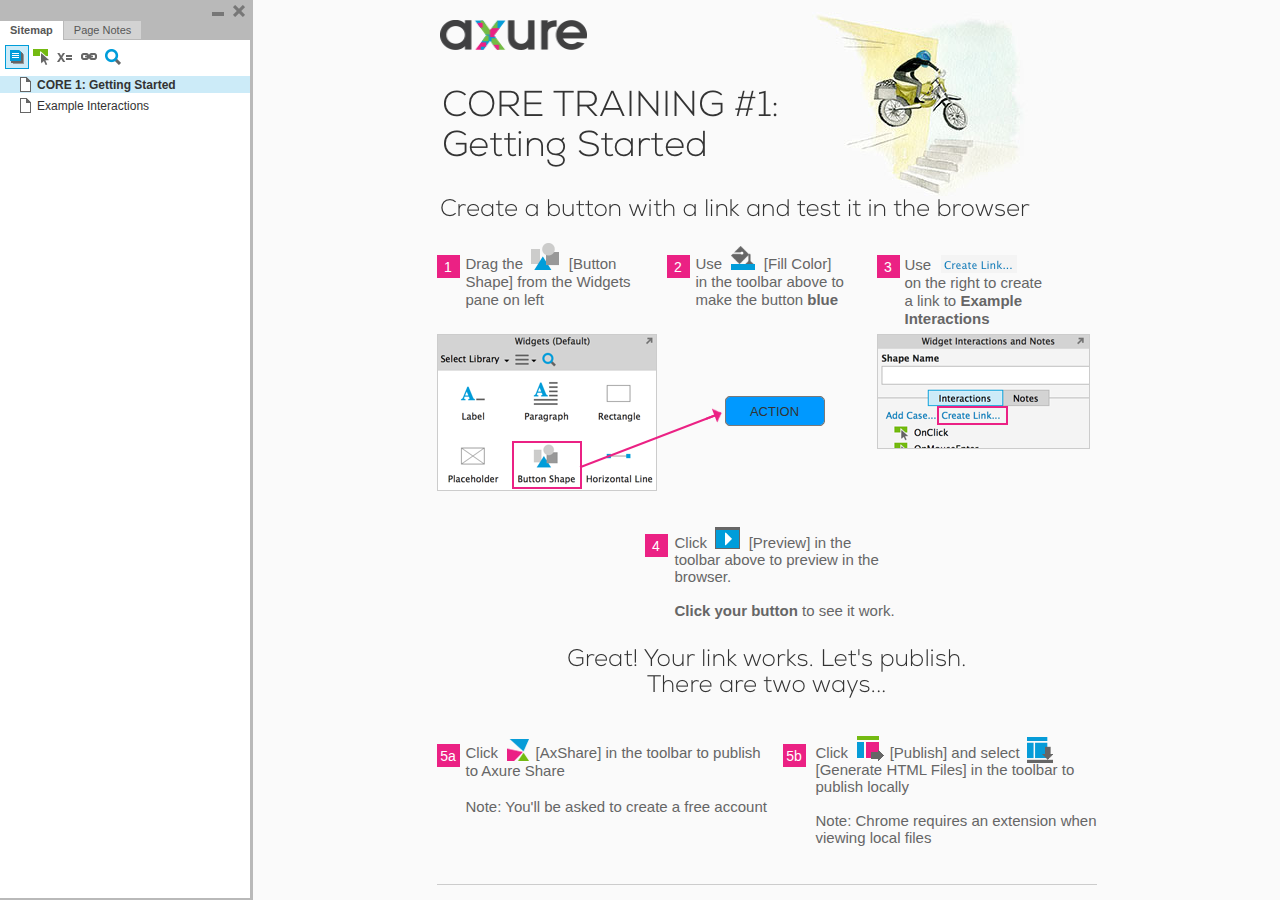
<file: GettingStarted/resources/reload.html>
﻿<html>
	<head>
		<title></title>
	</head>
	<body>
	
	<script language="javascript">
	function getUrl() {
      var query = window.location.hash.substring(1);
      var vars = query.split("&&&");
      for (var i=0;i<vars.length;i++) {
        var url = vars[i];
        return decodeURI(url).replace("html%23","html#");
      } 
    }

    var rel = '../';
    var url = getUrl();
    if (url.indexOf(":") > 0 && url.indexOf(":") < 10) rel = '';
	self.location.href = rel + url;
	</script>
	
	</body>
</html>
</file>
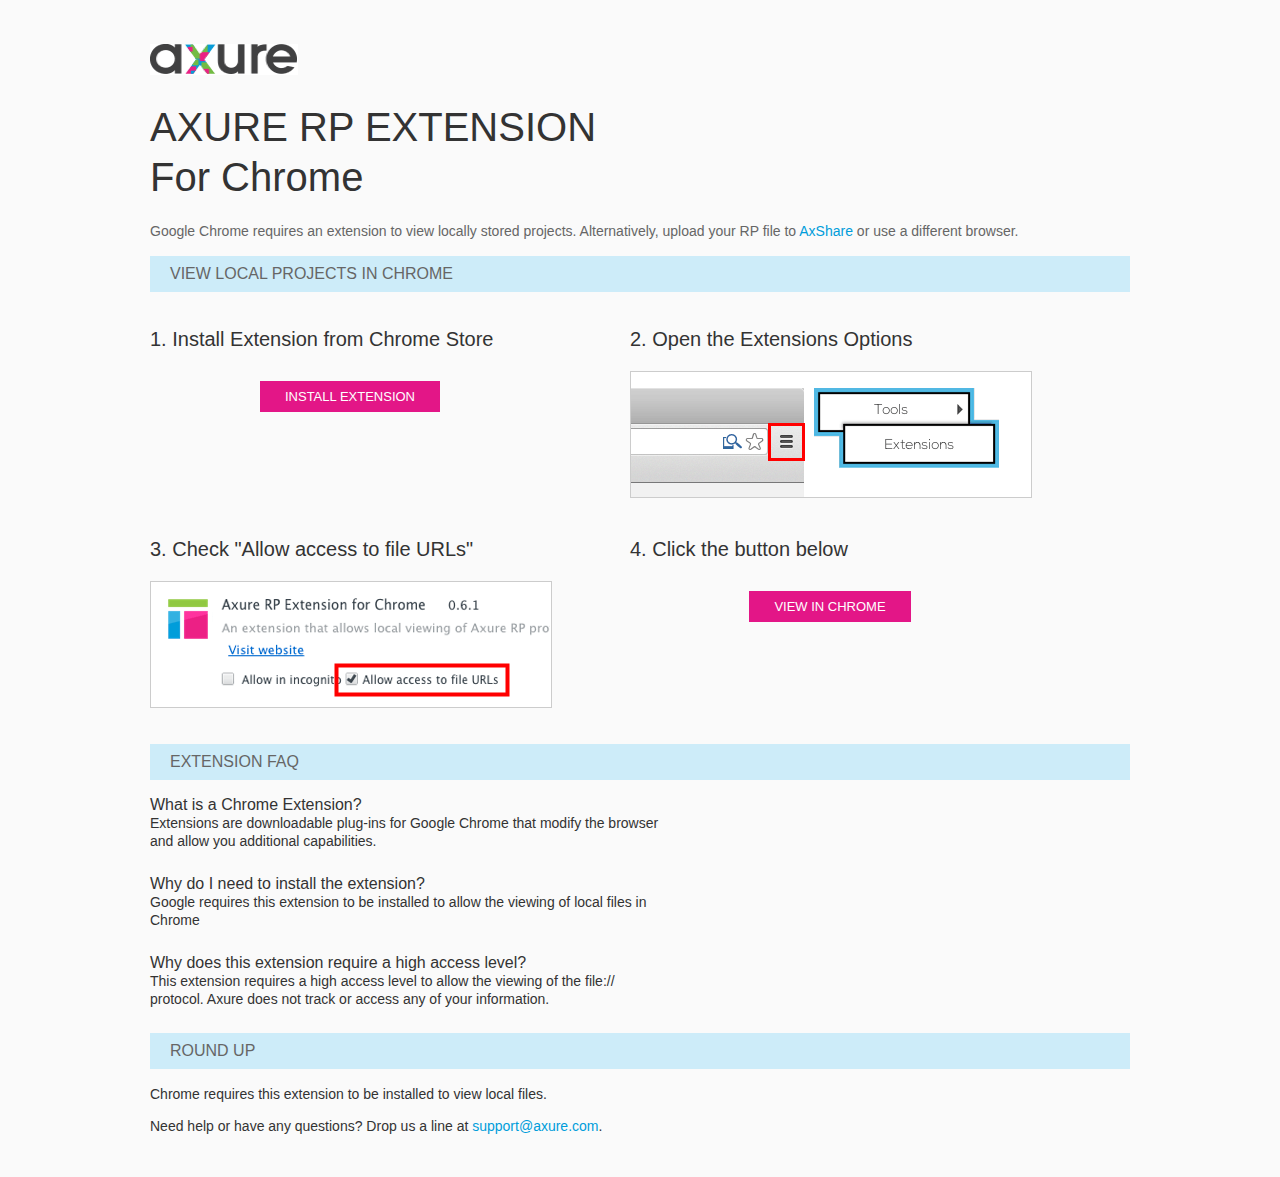
<file: GettingStarted/resources/chrome/chrome.html>
<html>
<head>
    <title>Install the Axure RP Chrome Extension</title>
    <style type="text/css">
        *
        {
            font-family: Helvetica, Arial, sans-serif;
        }
        body
        {
            text-align: center;
            background-color: #fafafa;
        }
        p
        {
            font-size: 14px;
            line-height: 18px;
            color: #333333;
        }
        div.container
        {
            width: 980px;
            margin-left: auto;
            margin-right: auto;
            text-align: left;
        }
        a
        {
            text-decoration: none;
            color: #009dda;
        }
        .button
        {
            background: #E31687;
            font: normal 16px Arial, sans-serif;
            color: #FFFFFF;
            padding: 8px 25px 8px 25px;
            border: 0;
            display: inline-block;
            margin-top: 10px;
            text-transform: uppercase;
            font-size: 13px;
        }
        a:hover.button
        {
            opacity: .8;
        }
        div.left
        {
            width: 400px;
            float: left;
            margin-right: 80px;
        }
        div.right
        {
            width: 400px;
            float: left;
        }
        div.buttonContainer
        {
            text-align: center;
        }
        h1
        {
            font-size: 40px;
            color: #333333;
            line-height: 50px;
            margin-bottom: 20px;
            font-weight: normal;
        }
        h2
        {
            font-size: 38px;
            font-weight: normal;
            color: #08639C;
            text-align: center;
        }
        h3
        {
            font-size: 20px;
            color: #333333;
            font-weight: normal;
        }
        .heading
        {
            background-color: #cdecf9;
            height: 36px;
            line-height: 36px;
            padding-left: 20px;
            font-size: 16px;
            color: #666666;
        }
        span.faq
        {
            font-size: 16px;
            font-weight: normal;
            color: #333333;
            display: block;
        }
    </style>
</head>
<body>
    <div class="container">
        <br />
        <br />
        <img src="axure_logo.gif" alt="axure" />
        <br />
        <h1>
            AXURE RP EXTENSION<br />
            For Chrome</h1>
        <p style="font-size: 14px; color: #666666; margin-top: 10px;">
            Google Chrome requires an extension to view locally stored projects. Alternatively,
            upload your RP file to <a href="https://share.axure.com">AxShare</a> or use a different
            browser.</p>
        <h3 class="heading">
            VIEW LOCAL PROJECTS IN CHROME</h3>
        <div class="left">
            <h3>
                1. Install Extension from Chrome Store</h3>
            <div class="buttonContainer">
                <a class="button" href="https://chrome.google.com/webstore/detail/dogkpdfcklifaemcdfbildhcofnopogp"
                    target="_blank">Install Extension</a>
            </div>
        </div>
        <div class="right">
            <h3>
                2. Open the Extensions Options</h3>
            <img src="extensions_menu.gif" alt="extensions" />
        </div>
        <div style="clear: both; height: 20px;">
            &nbsp;</div>
        <div class="left">
            <h3>
                3. Check "Allow access to file URLs"</h3>
            <img src="allow_access.gif" alt="allow access" />
        </div>
        <div class="right">
            <h3>
                4. Click the button below</h3>
            <div class="buttonContainer">
                <a class="button" href="../../start.html">View in Chrome</a>
            </div>
        </div>
        <div style="clear: both; height: 20px;">
        </div>
        <h3 class="heading">
            EXTENSION FAQ</h3>
        <p>
            <span class="faq">What is a Chrome Extension?</span> Extensions are downloadable
            plug-ins for Google Chrome that modify the browser<br />
            and allow you additional capabilities.
        </p>
        <p style="margin-top: 25px;">
            <span class="faq">Why do I need to install the extension?</span> Google requires
            this extension to be installed to allow the viewing of local files in<br />
            Chrome
        </p>
        <p style="margin-top: 25px; margin-bottom: 25px;">
            <span class="faq">Why does this extension require a high access level?</span> This
            extension requires a high access level to allow the viewing of the file://<br />
            protocol. Axure does not track or access any of your information.
        </p>
        <h3 class="heading">
            ROUND UP</h3>
        <p>
            Chrome requires this extension to be installed to view local files.</p>
        <p>
            Need help or have any questions? Drop us a line at <a href="mailto:support@axure.com">
                support@axure.com</a>.
        </p>
        <div style="clear: both; height: 20px;">
        </div>
    </div>
</body>
</html>
</file>
<file: mystyle.css>
/*
 * mystyle.css - created by Alexander V. Koudijs
 * 9/25/14
 */
body {
    background-color: lightblue;
}


div.main-data {
    width: 1000px;
    margin-left: auto;
    margin-right: auto;
}

h1 {
    font-size: 86px;
    color: black;
    text-align: right;
}

a:visited {
    color: white;
}

a:hover {
    font-weight: bold;
}
</file>
<file: GettingStarted/resources/css/default.css>
﻿body {
  font-family : Helvetica, Arial, Sans-Serif;
  background-color: #B9B9B9;
  overflow:hidden;
}
a {
  cursor: pointer;
}
#maximizePanelContainer {
  font-size: 4px;
  position:absolute;
  left: 0px;
  top: 0px;
  width: 15px;
  height: 13px;
  overflow: visible;
  z-index: 1000;
}
.maximizePanel {
  position:absolute;
  left: 0px;
  top: 0px;
  width: 20px;
  height: 20px;
  margin: 2px 0px 0px 1px;
  background: url('../images/261_expand_12rollover1.png') no-repeat;
  cursor: pointer;
}
.maximizePanelOver {
  background: url('../images/261_expand_12rollover2.png') no-repeat;    
}

#interfaceControlFrameMinimizeContainer {
  position:relative;
  font-size: 2px; /*for IE*/
  text-align: right;
  z-index: 100;
    height: 20px;
}
#interfaceControlFrameMinimizeContainer a 
{
    display: inline-block;
    width: 15px;
    height: 20px;
  font-size: 2px;
  background: url('../images/260_collapse_12rollover1.png') no-repeat;
  text-decoration: none;
  margin: 5px 5px 0px 0px;
}
#interfaceControlFrame {
    margin: 0px;
}
#interfaceControlFrameMinimizeContainer a:hover {
  background: url('../images/260_collapse_12rollover2.png') no-repeat;
}
#interfaceControlFrameCloseContainer {
    display: inline;
    width: 15px;
    height: 20px;
    font-size: 2px;
    margin: 5px 2px 0px 0px;
}
#interfaceControlFrameCloseContainer a 
{
  background: url('../images/259_close_12rollover1.png') no-repeat;
    margin: 0px;
  text-decoration: none;
}
#interfaceControlFrameCloseContainer a:hover 
{
  background: url('../images/259_close_12rollover2.png') no-repeat;
}
#interfaceControlFrameHeader li {
    display: inline;
}
#interfaceControlFrameHeader a {
  outline: none;
  padding: 3px 10px 3px 10px;
  margin-right: 1px;
  text-decoration: none;
  color: #575757;
  white-space: nowrap;
  background-color: #D3D3D3;
}
#interfaceControlFrameHeader a:link {}
#interfaceControlFrameHeader a:hover {
  color: #000000;
}
#interfaceControlFrameHeader a.selected {
  background-color: White;
  font-weight:bold;
  padding: 3px 10px 4px 10px;
}
#interfaceControlFrameHeaderContainer {
  overflow: visible;
  width: 250px;
}
#interfaceControlFrameHeader {
  position:relative;
  list-style: none;
  padding : 4px 0px 4px 0px;
  font-size: 11px;
  z-index: 50;
}
#interfaceControlFrameContainer {
  position: absolute;
  background-color: White;
  overflow: hidden;
  width: 100%;
  /*height:100%;*/
}

#interfaceControlFrameLogoContainer {
  background-color: White;
  border-bottom: 1px solid #EFEFEF;
  margin: -5px 0px 5px 0px;
  padding: 10px 5px 5px 5px;
  overflow: hidden;
}
#interfaceControlFrameLogoImageContainer {
  text-align: center;
}
#interfaceControlFrameLogoCaptionContainer {
  text-align: center;
  margin: 5px 10px 0px 10px;
  font-size: 11px;
  color: #333;
}
</file>
<file: GettingStarted/plugins/sitemap/styles/sitemap.css>
﻿
#sitemapHost {
    font-size: 12px;
    color:#333;
    background-color:#FFF;
    height: 100%;
}

#sitemapTreeContainer {
    /*margin: 0px 8px 0px 10px;*/
    position: absolute;
    overflow: auto;
    width: 100%;
    /*height: 100%;*/
    top: 31px;
    bottom: 0px;
}

.sitemapTree {
    /* list-style-type: none; */
    margin: 5px 0px 10px -9px;
    overflow:visible;
}

.sitemapTree ul {
    list-style-type: none;
    margin: 0px 0px 0px 0px;
    padding-left: 0px;
}

.sitemapPlusMinusLink 
{
}

.sitemapMinus 
{
	vertical-align:middle;
    background: url('images/minus.gif');
    background-repeat: no-repeat;
	margin-right: 3px;	
	margin-bottom: 1px;
    height:9px;
    width:9px;
    display:inline-block;
}

.sitemapPlus 
{
	vertical-align:middle;
    background: url('images/plus.gif');
    background-repeat: no-repeat;
	margin-right: 3px;	
	margin-bottom: 1px;
	height:9px;
    width:9px;
    display:inline-block;
}

.sitemapPageLink 
{
    margin-left: 0px;
}

.sitemapPageIcon 
{
	margin-bottom:-3px;
    width: 16px;
    height: 16px;
    display: inline-block;
    background: url('images/079_page_16.png');
    background-repeat: no-repeat;
}

.sitemapFlowIcon
{
    background: url('images/086_case_16.png');
}

.sitemapFolderIcon
{
    background: url('images/235_folderclosed_16.png');
}

.sitemapFolderOpenIcon
{
    background: url('images/236_folderopen_16.png');
}

.sitemapPageName 
{
    margin-left: 3px;
}

.sitemapNode 
{
    margin:4px 0px 4px 0px;
    white-space:nowrap;
}

.sitemapPageLinkContainer {
    margin-left: 0px;
    padding-bottom: 1px;
}
/*
.sitemapNode div
{
	padding-top: 1px; 
	padding-bottom: 3px;
    padding-left: 20px;
	height: 14px;
}
*/

.sitemapExpandableNode 
{
	margin-left: 0px;
}

.sitemapHighlight 
{
	background-color : rgb(204,235,248);
    font-weight: bold;
}

.sitemapGreyedName
{
	color: #AAA;
}

#sitemapToolbar 
{
	margin: 5px 5px 5px 5px;
    height: 22px;
}

#sitemapToolbar .sitemapToolbarButton
{
    float: left;
    width: 22px;
    height: 22px;
    border: 1px solid transparent;
}

#sitemapToolbar .sitemapToolbarButton:hover
{
    border: 1px solid rgb(0,157,217);
    background-color : rgb(166,221,242);
}

#sitemapToolbar .sitemapToolbarButton:active
{
    border: 1px solid rgb(0,157,217);
    background-color : rgb(204,235,248);
}

#sitemapToolbar .sitemapToolbarButtonSelected {
    border: 1px solid rgb(0,157,217);
    background-color : rgb(204,235,248);    
}

#linksButton {
    background: url('images/233_hyperlink_16.png') no-repeat center center;
}

#adaptiveButton {
    background: url('images/225_responsive_16.png') no-repeat center center;
}

#footnotesButton {
    background: url('images/228_togglenotes_16.png') no-repeat center center;
}

#highlightInteractiveButton {
    background: url('images/231_event_16.png') no-repeat center center;
}

#variablesButton {
    background: url('images/229_variables_16.png') no-repeat center center;
}

#searchButton {
    background: url('images/232_search_16.png') no-repeat center center;
}

.sitemapLinkContainer
{
	margin-top: 8px;
	padding-right: 5px;
	font-size: 12px;
}

.sitemapLinkField 
{
	width: 100%;
	font-size: 12px;
	margin-top: 3px;
}

.sitemapOptionContainer
{
	margin-top: 8px;
	padding-right: 5px;
	font-size: 12px;
}

#sitemapOptionsDiv
{
	margin-top: 5px;
	margin-left: 16px;
}

#viewSelectDiv
{
	margin-left: 5px;
}

#viewSelect
{
	width: 70%;
}

.sitemapUrlOption
{
	padding-bottom: 5px;
}

.optionLabel
{
	font-size: 12px;
}

.sitemapPopupContainer
{
    display: none;
    position: absolute;
	background-color: #F4F4F4;
	border: 1px solid #B9B9B9;
	padding: 5px 5px 5px 5px;
	margin: 5px 0px 0px 5px;
    z-index: 1;
}

#adaptiveViewsContainer
{
	margin-left: 0px;
	padding: 0px;
}

.adaptiveViewOption
{
	padding: 2px;
}

.adaptiveViewOption:hover
{ 
	background-color: rgb(204,235,248);
	cursor: pointer;
}

.currentAdaptiveView {
    font-weight: bold;
}

.adaptiveCheckboxDiv {
	height: 15px;
	width: 15px;
	float: left;
}

.checkedAdaptive {
	background: url('images/adaptivecheck.png') no-repeat center center;
}

#variablesContainer 
{
	max-height: 350px;
	overflow: auto;
}

.variableName
{
	font-weight: bold;
}

.variableDiv
{
	margin-bottom: 10px;
}

#variablesClearLink 
{
	color: #069;
	left: 5px;
}

.searchBoxHint 
{
	color: #AAA;
	font-style: italic;
}

#sitemapLinksPageName
{
	font-weight: bold;
}

#sitemapOptionsHeader
{
	font-weight: bold;
}
</file>
<file: GettingStarted/plugins/page_notes/styles/page_notes.css>
﻿#pageNotesHost {
    font-size: 12px;
    color:#333;
    height: 100%;
}

#pageNotesScrollContainer 
{
    overflow: auto;
    width: 100%;
    height: 100%;
}    

#pageNotesContainer 
{
    padding: 10px 10px 10px 10px;
}

#pageNameHeader
{
	font-size: 13px;
	font-weight: bold;
	height: 23px;
	white-space: nowrap;
}

#pageNotesContent 
{
	overflow: visible;
}

.pageNoteName 
{
	font-size: 12px;
	margin-bottom: 5px;
	text-decoration: underline;
	white-space: nowrap;
}

.pageNote 
{
	margin-bottom: 10px;
}
</file>
<file: GettingStarted/resources/css/axure_rp_page.css>
﻿/* so the window resize fires within a frame in IE7 */
html, body {
    height: 100%;    
}

a {
	color: inherit;
}

p {
	margin: 0px;
}

iframe {
	background: #FFFFFF;
}

/* to match IE with C, FF */
input {
    padding: 1px 0px 1px 0px;
    box-sizing: border-box;
    -moz-box-sizing: border-box;
}

textarea {
    margin: 0px;
    box-sizing: border-box;
    -moz-box-sizing: border-box;
}

div.intcases {
	font-family: arial; 
	font-size: 12px;
    text-align:left; 
	border:1px solid #AAA; 
	background:#FFF none repeat scroll 0% 0%; 
	z-index:9999; 
	visibility:hidden; 
	position:absolute;
    padding: 0px;
    border-radius: 3px;
	white-space: nowrap;
}

div.intcaselink {
	cursor: pointer;
    padding: 3px 8px 3px 8px;
    margin: 5px;
	background:#EEE none repeat scroll 0% 0%; 
	border:1px solid #AAA;
    border-radius: 3px;
}

div.refpageimage {
	position: absolute;
    left: 0px;
    top: 0px;
	font-size: 0px;
	width: 16px;
	height: 16px;
	cursor: pointer;
	background-image: url(images/newwindow.gif);
	background-repeat: no-repeat;
}

div.annnoteimage {
	position: absolute;
    left: 0px;
    top: 0px;
	font-size: 0px;
	width: 16px;
	height: 12px;
	cursor: help;
	background-image: url(images/note.gif);
	background-repeat: no-repeat;
}

div.annnotelabel {
	position: absolute;
    left: 0px;
    top: 0px;
	font-family: Arial;
	font-size: 10px;
	border: 1px solid rgb(166,221,242);
	cursor: help;
	background:rgb(0,157,217) none repeat scroll 0% 0%; 
	padding-left:3px; 
	padding-right:3px;
	white-space: nowrap;
	color: white;
}
 
.annotationName {
	font-size: 13px;
	font-weight: bold;
	margin-bottom: 3px;
	white-space: nowrap;
}

.annotation {
	font-size: 12px;
	padding-left: 2px;
	margin-bottom: 5px;
}

/* this is a fix for the issue where dialogs jump around and takes the text-align from the body */
.dialogFix {
    position:absolute;
    text-align:left;
}


@keyframes pulsate {
  from {
    box-shadow: 0 0 10px #74BA11;
  }
  to {
    box-shadow: 0 0 20px #74BA11;
  }
}

@-webkit-keyframes pulsate {
  from {
    -webkit-box-shadow: 0 0 10px #74BA11;
    box-shadow: 0 0 10px #74BA11;
  }
  to {
    -webkit-box-shadow: 0 0 20px #74BA11;
    box-shadow: 0 0 20px #74BA11;
  }
}
 
@-moz-keyframes pulsate {
  from {
    -moz-box-shadow: 0 0 10px #74BA11;
    box-shadow: 0 0 10px #74BA11;
  }
  to {
    -moz-box-shadow: 0 0 20px #74BA11;
    box-shadow: 0 0 20px #74BA11;
  }
}

.legacyPulsateBorder {
	border: 5px solid #74BA11;
	margin: -5px;
}

.pulsateBorder {
  animation-name: pulsate;
  animation-timing-function: ease-in-out;
  animation-duration: 0.9s;
  animation-iteration-count: infinite;
  animation-direction: alternate;
  
  -webkit-animation-name: pulsate;
  -webkit-animation-timing-function: ease-in-out;
  -webkit-animation-duration: 0.9s;
  -webkit-animation-iteration-count: infinite;
  -webkit-animation-direction: alternate;

  -moz-animation-name: pulsate;
  -moz-animation-timing-function: ease-in-out;
  -moz-animation-duration: 0.9s;
  -moz-animation-iteration-count: infinite;
  -moz-animation-direction: alternate;
}
</file>
<file: GettingStarted/data/styles.css>
﻿.ax_shape {
  font-family:'ArialMT', 'Arial';
  font-weight:400;
  font-style:normal;
  font-size:13px;
  color:#333333;
  text-align:center;
  line-height:normal;
}
.ax_paragraph {
  font-family:'ArialMT', 'Arial';
  font-weight:400;
  font-style:normal;
  font-size:13px;
  color:#333333;
  text-align:left;
  line-height:normal;
}
.ax_h1 {
  font-family:'Arial-BoldMT', 'Arial Bold', 'Arial';
  font-weight:700;
  font-style:normal;
  font-size:32px;
  color:#333333;
  text-align:left;
  line-height:normal;
}
.ax_h2 {
  font-family:'Arial-BoldMT', 'Arial Bold', 'Arial';
  font-weight:700;
  font-style:normal;
  font-size:24px;
  color:#333333;
  text-align:left;
  line-height:normal;
}
.ax_h3 {
  font-family:'Arial-BoldMT', 'Arial Bold', 'Arial';
  font-weight:700;
  font-style:normal;
  font-size:18px;
  color:#333333;
  text-align:left;
  line-height:normal;
}
.ax_h4 {
  font-family:'Arial-BoldMT', 'Arial Bold', 'Arial';
  font-weight:700;
  font-style:normal;
  font-size:14px;
  color:#333333;
  text-align:left;
  line-height:normal;
}
.ax_h5 {
  font-family:'Arial-BoldMT', 'Arial Bold', 'Arial';
  font-weight:700;
  font-style:normal;
  font-size:13px;
  color:#333333;
  text-align:left;
  line-height:normal;
}
.ax_h6 {
  font-family:'Arial-BoldMT', 'Arial Bold', 'Arial';
  font-weight:700;
  font-style:normal;
  font-size:10px;
  color:#333333;
  text-align:left;
  line-height:normal;
}
.ax_image {
  font-family:'ArialMT', 'Arial';
  font-weight:400;
  font-style:normal;
  font-size:13px;
  color:#000000;
  text-align:center;
  line-height:normal;
}
.ax_text_link {
  color:#0000FF;
}
.ax_text_link_mouse_over {
}
.ax_text_link_mouse_down {
}
.ax_text_field {
  font-family:'ArialMT', 'Arial';
  font-weight:400;
  font-style:normal;
  font-size:13px;
  color:#000000;
  text-align:left;
  line-height:normal;
}
.ax_text_area {
  font-family:'ArialMT', 'Arial';
  font-weight:400;
  font-style:normal;
  font-size:13px;
  color:#000000;
  text-align:left;
  line-height:normal;
}
.ax_droplist {
  font-family:'ArialMT', 'Arial';
  font-weight:400;
  font-style:normal;
  font-size:13px;
  color:#000000;
  text-align:left;
  line-height:normal;
}
.ax_list_box {
  font-family:'ArialMT', 'Arial';
  font-weight:400;
  font-style:normal;
  font-size:13px;
  color:#000000;
  text-align:left;
  line-height:normal;
}
.ax_checkbox {
  font-family:'ArialMT', 'Arial';
  font-weight:400;
  font-style:normal;
  font-size:13px;
  color:#333333;
  text-align:left;
  line-height:normal;
}
.ax_radio_button {
  font-family:'ArialMT', 'Arial';
  font-weight:400;
  font-style:normal;
  font-size:13px;
  color:#333333;
  text-align:left;
  line-height:normal;
}
.ax_flow_shape {
  font-family:'ArialMT', 'Arial';
  font-weight:400;
  font-style:normal;
  font-size:13px;
  color:#333333;
  text-align:center;
  line-height:normal;
}
.ax_tree_node {
  font-family:'ArialMT', 'Arial';
  font-weight:400;
  font-style:normal;
  font-size:13px;
  color:#333333;
  text-align:left;
  line-height:normal;
}
.ax_html_button {
  font-family:'ArialMT', 'Arial';
  font-weight:400;
  font-style:normal;
  font-size:13px;
  color:#000000;
  text-align:center;
  line-height:normal;
}
.ax_hot_spot {
  font-size:13px;
  color:#333333;
  text-align:center;
  line-height:normal;
}
.ax_inline_frame {
  font-size:13px;
  color:#333333;
  text-align:center;
  line-height:normal;
}
.ax_dynamic_panel {
  font-size:13px;
  color:#333333;
  text-align:center;
  line-height:normal;
}
.ax_master {
  font-size:13px;
  color:#333333;
  text-align:center;
  line-height:normal;
}
.ax_repeater {
  font-family:'ArialMT', 'Arial';
  font-weight:400;
  font-style:normal;
  font-size:13px;
  color:#333333;
  text-align:center;
  line-height:normal;
}
.ax_table {
  font-family:'ArialMT', 'Arial';
  font-weight:400;
  font-style:normal;
  font-size:13px;
  color:#333333;
  text-align:center;
  line-height:normal;
}
.ax_table_cell {
  font-family:'ArialMT', 'Arial';
  font-weight:400;
  font-style:normal;
  font-size:13px;
  color:#333333;
  text-align:left;
  line-height:normal;
}
.ax_menu {
  font-size:13px;
  color:#000000;
  text-align:center;
  line-height:normal;
}
.ax_horizontal_line {
  font-size:13px;
  color:#333333;
  text-align:center;
  line-height:normal;
}
.ax_vertical_line {
  font-size:13px;
  color:#333333;
  text-align:center;
  line-height:normal;
}
.ax_connector {
  font-family:'ArialMT', 'Arial';
  font-weight:400;
  font-style:normal;
  font-size:13px;
  color:#333333;
  text-align:center;
  line-height:normal;
}
</file>
<file: GettingStarted/files/core_1__getting_started/styles.css>
﻿body {
  margin:0px;
  background-color:rgba(250, 250, 250, 1);
  background-image:none;
  position:relative;
  left:-20px;
  width:660px;
  margin-left:auto;
  margin-right:auto;
  text-align:left;
}
#base {
  position:absolute;
  z-index:0;
}
#u0 {
  position:absolute;
  left:20px;
  top:334px;
  width:220px;
  height:157px;
}
#u0_img {
  position:absolute;
  left:0px;
  top:0px;
  width:220px;
  height:157px;
}
#u1 {
  position:absolute;
  left:2px;
  top:70px;
  width:216px;
  visibility:hidden;
  word-wrap:break-word;
}
#u2 {
  position:absolute;
  left:395px;
  top:12px;
  width:217px;
  height:189px;
}
#u2_img {
  position:absolute;
  left:0px;
  top:0px;
  width:217px;
  height:189px;
}
#u3 {
  position:absolute;
  left:2px;
  top:86px;
  width:213px;
  visibility:hidden;
  word-wrap:break-word;
}
#u4 {
  position:absolute;
  left:248px;
  top:937px;
  width:428px;
  height:192px;
}
#u4_img {
  position:absolute;
  left:0px;
  top:0px;
  width:428px;
  height:192px;
}
#u5 {
  position:absolute;
  left:2px;
  top:88px;
  width:424px;
  visibility:hidden;
  word-wrap:break-word;
}
#u6 {
  position:absolute;
  left:49px;
  top:255px;
  width:180px;
  height:54px;
  font-family:'Helvetica', 'Helvetica';
  font-weight:400;
  font-style:normal;
  font-size:15px;
  color:#666666;
  line-height:18px;
}
#u6_img {
  position:absolute;
  left:0px;
  top:0px;
  width:180px;
  height:54px;
}
#u7 {
  position:absolute;
  left:0px;
  top:0px;
  width:180px;
  word-wrap:break-word;
}
#u8 {
  position:absolute;
  left:279px;
  top:255px;
  width:157px;
  height:54px;
  font-family:'Helvetica', 'Helvetica';
  font-style:normal;
  font-size:15px;
  color:#666666;
  line-height:18px;
}
#u8_img {
  position:absolute;
  left:0px;
  top:0px;
  width:157px;
  height:54px;
}
#u9 {
  position:absolute;
  left:0px;
  top:0px;
  width:157px;
  word-wrap:break-word;
}
#u10 {
  position:absolute;
  left:488px;
  top:256px;
  width:148px;
  height:72px;
  font-family:'Helvetica', 'Helvetica';
  font-style:normal;
  font-size:15px;
  color:#666666;
  line-height:18px;
}
#u10_img {
  position:absolute;
  left:0px;
  top:0px;
  width:148px;
  height:72px;
}
#u11 {
  position:absolute;
  left:0px;
  top:0px;
  width:148px;
  word-wrap:break-word;
}
#u12 {
  position:absolute;
  left:258px;
  top:534px;
  width:225px;
  height:72px;
  font-family:'Helvetica', 'Helvetica';
  font-style:normal;
  font-size:15px;
  color:#666666;
}
#u12_img {
  position:absolute;
  left:0px;
  top:0px;
  width:225px;
  height:72px;
}
#u13 {
  position:absolute;
  left:0px;
  top:0px;
  width:225px;
  word-wrap:break-word;
}
#u14 {
  position:absolute;
  left:49px;
  top:744px;
  width:307px;
  height:72px;
  font-family:'Helvetica', 'Helvetica';
  font-weight:400;
  font-style:normal;
  font-size:15px;
  color:#666666;
  line-height:18px;
}
#u14_img {
  position:absolute;
  left:0px;
  top:0px;
  width:307px;
  height:72px;
}
#u15 {
  position:absolute;
  left:0px;
  top:0px;
  width:307px;
  word-wrap:break-word;
}
#u16 {
  position:absolute;
  left:25px;
  top:84px;
  width:339px;
  height:85px;
  font-family:'', 'Nexa Light';
  font-weight:400;
  font-style:normal;
  font-size:36px;
  color:#333333;
  text-align:left;
  line-height:40px;
}
#u16_img {
  position:absolute;
  left:0px;
  top:0px;
  width:339px;
  height:85px;
}
#u17 {
  position:absolute;
  left:0px;
  top:0px;
  width:339px;
  visibility:hidden;
  word-wrap:break-word;
}
#u18 {
  position:absolute;
  left:399px;
  top:744px;
  width:281px;
  height:108px;
  font-family:'Helvetica', 'Helvetica';
  font-weight:400;
  font-style:normal;
  font-size:15px;
  color:#666666;
}
#u18_img {
  position:absolute;
  left:0px;
  top:0px;
  width:281px;
  height:108px;
}
#u19 {
  position:absolute;
  left:0px;
  top:0px;
  width:281px;
  word-wrap:break-word;
}
#u20 {
  position:absolute;
  left:20px;
  top:1028px;
  width:200px;
  height:30px;
  font-family:'Helvetica', 'Helvetica';
  font-weight:400;
  font-style:normal;
  font-size:14px;
  color:#FFFFFF;
}
#u20_img {
  position:absolute;
  left:0px;
  top:0px;
  width:200px;
  height:30px;
}
#u20_img.mouseOver {
}
#u20.mouseOver {
  opacity:0.800000011920929;
}
#u21 {
  position:absolute;
  left:2px;
  top:6px;
  width:196px;
  word-wrap:break-word;
}
#u22 {
  position:absolute;
  left:20px;
  top:255px;
  width:23px;
  height:23px;
  font-family:'Helvetica', 'Helvetica';
  font-weight:400;
  font-style:normal;
  font-size:14px;
  color:#FFFFFF;
}
#u22_img {
  position:absolute;
  left:0px;
  top:0px;
  width:23px;
  height:23px;
}
#u23 {
  position:absolute;
  left:2px;
  top:3px;
  width:19px;
  word-wrap:break-word;
}
#u24 {
  position:absolute;
  left:610px;
  top:737px;
  width:26px;
  height:26px;
}
#u24_img {
  position:absolute;
  left:0px;
  top:0px;
  width:26px;
  height:26px;
}
#u25 {
  position:absolute;
  left:2px;
  top:5px;
  width:22px;
  visibility:hidden;
  word-wrap:break-word;
}
#u26 {
  position:absolute;
  left:85px;
  top:734px;
  width:32px;
  height:32px;
}
#u26_img {
  position:absolute;
  left:0px;
  top:0px;
  width:32px;
  height:32px;
}
#u27 {
  position:absolute;
  left:2px;
  top:8px;
  width:28px;
  visibility:hidden;
  word-wrap:break-word;
}
#u28 {
  position:absolute;
  left:295px;
  top:522px;
  width:32px;
  height:32px;
}
#u28_img {
  position:absolute;
  left:0px;
  top:0px;
  width:32px;
  height:32px;
}
#u29 {
  position:absolute;
  left:2px;
  top:8px;
  width:28px;
  visibility:hidden;
  word-wrap:break-word;
}
#u30 {
  position:absolute;
  left:314px;
  top:246px;
  width:24px;
  height:24px;
}
#u30_img {
  position:absolute;
  left:0px;
  top:0px;
  width:24px;
  height:24px;
}
#u31 {
  position:absolute;
  left:2px;
  top:4px;
  width:20px;
  visibility:hidden;
  word-wrap:break-word;
}
#u32 {
  position:absolute;
  left:437px;
  top:732px;
  width:32px;
  height:32px;
}
#u32_img {
  position:absolute;
  left:0px;
  top:0px;
  width:32px;
  height:32px;
}
#u33 {
  position:absolute;
  left:2px;
  top:8px;
  width:28px;
  visibility:hidden;
  word-wrap:break-word;
}
#u34 {
  position:absolute;
  left:114px;
  top:242px;
  width:28px;
  height:28px;
}
#u34_img {
  position:absolute;
  left:0px;
  top:0px;
  width:28px;
  height:28px;
}
#u35 {
  position:absolute;
  left:2px;
  top:6px;
  width:24px;
  visibility:hidden;
  word-wrap:break-word;
}
#u36 {
  position:absolute;
  left:23px;
  top:20px;
  width:147px;
  height:30px;
}
#u36_img {
  position:absolute;
  left:0px;
  top:0px;
  width:147px;
  height:30px;
}
#u37 {
  position:absolute;
  left:2px;
  top:7px;
  width:143px;
  visibility:hidden;
  word-wrap:break-word;
}
#u38 {
  position:absolute;
  left:250px;
  top:255px;
  width:23px;
  height:23px;
  font-family:'Helvetica', 'Helvetica';
  font-weight:400;
  font-style:normal;
  font-size:14px;
  color:#FFFFFF;
}
#u38_img {
  position:absolute;
  left:0px;
  top:0px;
  width:23px;
  height:23px;
}
#u39 {
  position:absolute;
  left:2px;
  top:3px;
  width:19px;
  word-wrap:break-word;
}
#u40 {
  position:absolute;
  left:228px;
  top:534px;
  width:23px;
  height:23px;
  font-family:'Helvetica', 'Helvetica';
  font-weight:400;
  font-style:normal;
  font-size:14px;
  color:#FFFFFF;
}
#u40_img {
  position:absolute;
  left:0px;
  top:0px;
  width:23px;
  height:23px;
}
#u41 {
  position:absolute;
  left:2px;
  top:3px;
  width:19px;
  word-wrap:break-word;
}
#u42 {
  position:absolute;
  left:460px;
  top:255px;
  width:23px;
  height:23px;
  font-family:'Helvetica', 'Helvetica';
  font-weight:400;
  font-style:normal;
  font-size:14px;
  color:#FFFFFF;
}
#u42_img {
  position:absolute;
  left:0px;
  top:0px;
  width:23px;
  height:23px;
}
#u43 {
  position:absolute;
  left:2px;
  top:3px;
  width:19px;
  word-wrap:break-word;
}
#u44 {
  position:absolute;
  left:20px;
  top:744px;
  width:23px;
  height:23px;
  font-family:'Helvetica', 'Helvetica';
  font-weight:400;
  font-style:normal;
  font-size:14px;
  color:#FFFFFF;
}
#u44_img {
  position:absolute;
  left:0px;
  top:0px;
  width:23px;
  height:23px;
}
#u45 {
  position:absolute;
  left:2px;
  top:3px;
  width:19px;
  word-wrap:break-word;
}
#u46 {
  position:absolute;
  left:135px;
  top:646px;
  width:430px;
  height:56px;
  font-family:'', 'Nexa Light';
  font-weight:400;
  font-style:normal;
  font-size:24px;
  color:#333333;
  line-height:26px;
}
#u46_img {
  position:absolute;
  left:0px;
  top:0px;
  width:430px;
  height:56px;
}
#u47 {
  position:absolute;
  left:0px;
  top:0px;
  width:430px;
  visibility:hidden;
  word-wrap:break-word;
}
#u48 {
  position:absolute;
  left:366px;
  top:744px;
  width:23px;
  height:23px;
  font-family:'Helvetica', 'Helvetica';
  font-weight:400;
  font-style:normal;
  font-size:14px;
  color:#FFFFFF;
}
#u48_img {
  position:absolute;
  left:0px;
  top:0px;
  width:23px;
  height:23px;
}
#u49 {
  position:absolute;
  left:2px;
  top:3px;
  width:19px;
  word-wrap:break-word;
}
#u50 {
  position:absolute;
  left:20px;
  top:912px;
  width:318px;
  height:90px;
  font-family:'', 'Nexa Light';
  font-weight:400;
  font-style:normal;
  text-align:left;
}
#u50_img {
  position:absolute;
  left:0px;
  top:0px;
  width:318px;
  height:90px;
}
#u51 {
  position:absolute;
  left:0px;
  top:0px;
  width:318px;
  visibility:hidden;
  word-wrap:break-word;
}
#u52 {
  position:absolute;
  left:20px;
  top:879px;
  width:660px;
  height:10px;
}
#u52_start {
  position:absolute;
  left:0px;
  top:-5px;
  width:18px;
  height:20px;
}
#u52_end {
  position:absolute;
  left:643px;
  top:-5px;
  width:18px;
  height:20px;
}
#u52_line {
  position:absolute;
  left:0px;
  top:5px;
  width:660px;
  height:1px;
}
#u53 {
  position:absolute;
  left:20px;
  top:1150px;
  width:660px;
  height:10px;
}
#u53_start {
  position:absolute;
  left:0px;
  top:-5px;
  width:18px;
  height:20px;
}
#u53_end {
  position:absolute;
  left:643px;
  top:-5px;
  width:18px;
  height:20px;
}
#u53_line {
  position:absolute;
  left:0px;
  top:5px;
  width:660px;
  height:1px;
}
#u54 {
  position:absolute;
  left:524px;
  top:255px;
  width:76px;
  height:18px;
}
#u54_img {
  position:absolute;
  left:0px;
  top:0px;
  width:76px;
  height:18px;
}
#u55 {
  position:absolute;
  left:2px;
  top:1px;
  width:72px;
  visibility:hidden;
  word-wrap:break-word;
}
#u56 {
  position:absolute;
  left:308px;
  top:396px;
  width:100px;
  height:30px;
}
#u56_img {
  position:absolute;
  left:0px;
  top:0px;
  width:100px;
  height:30px;
}
#u57 {
  position:absolute;
  left:2px;
  top:7px;
  width:96px;
  visibility:hidden;
  word-wrap:break-word;
}
#u58 {
  position:absolute;
  left:23px;
  top:196px;
  width:591px;
  height:26px;
  font-family:'', 'Nexa Light';
  font-weight:400;
  font-style:normal;
  font-size:24px;
  color:#333333;
  text-align:left;
  line-height:26px;
}
#u58_img {
  position:absolute;
  left:0px;
  top:0px;
  width:591px;
  height:26px;
}
#u59 {
  position:absolute;
  left:0px;
  top:0px;
  width:591px;
  visibility:hidden;
  word-wrap:break-word;
}
#u60 {
  position:absolute;
  left:95px;
  top:441px;
  width:70px;
  height:48px;
}
#u60_img {
  position:absolute;
  left:0px;
  top:0px;
  width:70px;
  height:48px;
}
#u61 {
  position:absolute;
  left:2px;
  top:16px;
  width:66px;
  visibility:hidden;
  word-wrap:break-word;
}
#u62 {
  position:absolute;
  left:158px;
  top:435px;
  width:152px;
  height:10px;
  -webkit-transform:rotate(339deg);
  -moz-transform:rotate(339deg);
  -ms-transform:rotate(339deg);
  transform:rotate(339deg);
}
#u62_start {
  position:absolute;
  left:0px;
  top:-5px;
  width:18px;
  height:20px;
}
#u62_end {
  position:absolute;
  left:135px;
  top:-5px;
  width:18px;
  height:20px;
}
#u62_line {
  position:absolute;
  left:0px;
  top:4px;
  width:152px;
  height:2px;
}
#u63 {
  position:absolute;
  left:460px;
  top:334px;
  width:213px;
  height:115px;
}
#u63_img {
  position:absolute;
  left:0px;
  top:0px;
  width:213px;
  height:115px;
}
#u64 {
  position:absolute;
  left:2px;
  top:50px;
  width:209px;
  visibility:hidden;
  word-wrap:break-word;
}
#u65 {
  position:absolute;
  left:520px;
  top:406px;
  width:71px;
  height:19px;
}
#u65_img {
  position:absolute;
  left:0px;
  top:0px;
  width:71px;
  height:19px;
}
#u66 {
  position:absolute;
  left:2px;
  top:2px;
  width:67px;
  visibility:hidden;
  word-wrap:break-word;
}
#u67 {
  position:absolute;
  left:308px;
  top:396px;
  width:100px;
  height:30px;
}
#u67_img {
  position:absolute;
  left:0px;
  top:0px;
  width:100px;
  height:30px;
}
#u68 {
  position:absolute;
  left:2px;
  top:8px;
  width:96px;
  word-wrap:break-word;
}
</file>
<file: GettingStarted/files/example_interactions/styles.css>
﻿body {
  margin:0px;
  background-color:rgba(250, 250, 250, 1);
  background-image:none;
  position:relative;
  left:-20px;
  width:660px;
  margin-left:auto;
  margin-right:auto;
  text-align:left;
}
#base {
  position:absolute;
  z-index:0;
}
#u0 {
  position:absolute;
  left:365px;
  top:170px;
  width:310px;
  height:430px;
}
#u0_img {
  position:absolute;
  left:0px;
  top:0px;
  width:310px;
  height:430px;
}
#u1 {
  position:absolute;
  left:2px;
  top:207px;
  width:306px;
  visibility:hidden;
  word-wrap:break-word;
}
#u2 {
  position:absolute;
  left:27px;
  top:170px;
  width:310px;
  height:200px;
}
#u2_img {
  position:absolute;
  left:0px;
  top:0px;
  width:310px;
  height:200px;
}
#u3 {
  position:absolute;
  left:2px;
  top:92px;
  width:306px;
  visibility:hidden;
  word-wrap:break-word;
}
#u4 {
  position:absolute;
  left:27px;
  top:400px;
  width:310px;
  height:200px;
}
#u4_img {
  position:absolute;
  left:0px;
  top:0px;
  width:310px;
  height:200px;
}
#u5 {
  position:absolute;
  left:2px;
  top:92px;
  width:306px;
  visibility:hidden;
  word-wrap:break-word;
}
#u6 {
  position:absolute;
  left:27px;
  top:630px;
  width:310px;
  height:200px;
}
#u6_img {
  position:absolute;
  left:0px;
  top:0px;
  width:310px;
  height:200px;
}
#u7 {
  position:absolute;
  left:2px;
  top:92px;
  width:306px;
  visibility:hidden;
  word-wrap:break-word;
}
#u8 {
  position:absolute;
  left:365px;
  top:630px;
  width:310px;
  height:200px;
}
#u8_img {
  position:absolute;
  left:0px;
  top:0px;
  width:310px;
  height:200px;
}
#u9 {
  position:absolute;
  left:2px;
  top:92px;
  width:306px;
  visibility:hidden;
  word-wrap:break-word;
}
#u10 {
  position:absolute;
  left:27px;
  top:860px;
  width:310px;
  height:200px;
}
#u10_img {
  position:absolute;
  left:0px;
  top:0px;
  width:310px;
  height:200px;
}
#u11 {
  position:absolute;
  left:2px;
  top:92px;
  width:306px;
  visibility:hidden;
  word-wrap:break-word;
}
#u12 {
  position:absolute;
  left:365px;
  top:860px;
  width:310px;
  height:200px;
}
#u12_img {
  position:absolute;
  left:0px;
  top:0px;
  width:310px;
  height:200px;
}
#u13 {
  position:absolute;
  left:2px;
  top:92px;
  width:306px;
  visibility:hidden;
  word-wrap:break-word;
}
#u14 {
  position:absolute;
  left:27px;
  top:1090px;
  width:648px;
  height:390px;
}
#u14_img {
  position:absolute;
  left:0px;
  top:0px;
  width:648px;
  height:390px;
}
#u15 {
  position:absolute;
  left:2px;
  top:187px;
  width:644px;
  visibility:hidden;
  word-wrap:break-word;
}
#u16 {
  position:absolute;
  left:142px;
  top:178px;
  width:79px;
  height:17px;
  font-family:'Helvetica-Bold', 'Helvetica Bold', 'Helvetica';
  font-weight:700;
  font-style:normal;
  font-size:14px;
  color:#666666;
}
#u16_img {
  position:absolute;
  left:0px;
  top:0px;
  width:79px;
  height:17px;
}
#u17 {
  position:absolute;
  left:0px;
  top:0px;
  width:79px;
  white-space:nowrap;
}
#u18 {
  position:absolute;
  left:71px;
  top:207px;
  width:220px;
  height:140px;
  overflow:hidden;
}
#u18_state0 {
  position:absolute;
  left:0px;
  top:0px;
  width:220px;
  height:140px;
  -ms-overflow-x:hidden;
  overflow-x:hidden;
  -ms-overflow-y:hidden;
  overflow-y:hidden;
  background-image:none;
}
#u18_state0_content {
  position:absolute;
  left:0px;
  top:0px;
  width:1px;
  height:1px;
}
#u19 {
  position:absolute;
  left:0px;
  top:0px;
  width:220px;
  height:140px;
}
#u19_img {
  position:absolute;
  left:0px;
  top:0px;
  width:220px;
  height:140px;
}
#u20 {
  position:absolute;
  left:2px;
  top:62px;
  width:216px;
  visibility:hidden;
  word-wrap:break-word;
}
#u18_state1 {
  position:absolute;
  left:0px;
  top:0px;
  width:220px;
  height:140px;
  visibility:hidden;
  -ms-overflow-x:hidden;
  overflow-x:hidden;
  -ms-overflow-y:hidden;
  overflow-y:hidden;
  background-image:none;
}
#u18_state1_content {
  position:absolute;
  left:0px;
  top:0px;
  width:1px;
  height:1px;
}
#u21 {
  position:absolute;
  left:0px;
  top:0px;
  width:220px;
  height:140px;
}
#u21_img {
  position:absolute;
  left:0px;
  top:0px;
  width:220px;
  height:140px;
}
#u22 {
  position:absolute;
  left:2px;
  top:62px;
  width:216px;
  visibility:hidden;
  word-wrap:break-word;
}
#u18_state2 {
  position:absolute;
  left:0px;
  top:0px;
  width:220px;
  height:140px;
  visibility:hidden;
  -ms-overflow-x:hidden;
  overflow-x:hidden;
  -ms-overflow-y:hidden;
  overflow-y:hidden;
  background-image:none;
}
#u18_state2_content {
  position:absolute;
  left:0px;
  top:0px;
  width:1px;
  height:1px;
}
#u23 {
  position:absolute;
  left:0px;
  top:0px;
  width:220px;
  height:140px;
}
#u23_img {
  position:absolute;
  left:0px;
  top:0px;
  width:220px;
  height:140px;
}
#u24 {
  position:absolute;
  left:2px;
  top:62px;
  width:216px;
  visibility:hidden;
  word-wrap:break-word;
}
#u25 {
  position:absolute;
  left:37px;
  top:261px;
  width:24px;
  height:31px;
}
#u25_img {
  position:absolute;
  left:0px;
  top:0px;
  width:24px;
  height:31px;
}
#u25_img.mouseOver {
}
#u25.mouseOver {
  opacity:0.800000011920929;
}
#u26 {
  position:absolute;
  left:2px;
  top:8px;
  width:20px;
  visibility:hidden;
  word-wrap:break-word;
}
#u27 {
  position:absolute;
  left:302px;
  top:261px;
  width:24px;
  height:31px;
}
#u27_img {
  position:absolute;
  left:0px;
  top:0px;
  width:24px;
  height:31px;
}
#u27_img.mouseOver {
}
#u27.mouseOver {
  opacity:0.800000011920929;
}
#u28 {
  position:absolute;
  left:2px;
  top:8px;
  width:20px;
  visibility:hidden;
  word-wrap:break-word;
}
#u29 {
  position:absolute;
  left:115px;
  top:450px;
  width:134px;
  height:110px;
  color:#EB2184;
}
#u29_img {
  position:absolute;
  left:0px;
  top:0px;
  width:134px;
  height:110px;
}
#u29_img.mouseOver {
}
#u29.mouseOver {
  opacity:0.800000011920929;
}
#u30 {
  position:absolute;
  left:2px;
  top:48px;
  width:130px;
  word-wrap:break-word;
}
#u31 {
  position:absolute;
  left:498px;
  top:178px;
  width:45px;
  height:17px;
  font-family:'Helvetica-Bold', 'Helvetica Bold', 'Helvetica';
  font-weight:700;
  font-style:normal;
  font-size:14px;
  color:#666666;
}
#u31_img {
  position:absolute;
  left:0px;
  top:0px;
  width:45px;
  height:17px;
}
#u32 {
  position:absolute;
  left:0px;
  top:0px;
  width:45px;
  white-space:nowrap;
}
#u33 {
  position:absolute;
  left:150px;
  top:408px;
  width:74px;
  height:17px;
  font-family:'Helvetica-Bold', 'Helvetica Bold', 'Helvetica';
  font-weight:700;
  font-style:normal;
  font-size:14px;
  color:#666666;
}
#u33_img {
  position:absolute;
  left:0px;
  top:0px;
  width:74px;
  height:17px;
}
#u34 {
  position:absolute;
  left:0px;
  top:0px;
  width:74px;
  white-space:nowrap;
}
#u35 {
  position:absolute;
  left:150px;
  top:638px;
  width:63px;
  height:17px;
  font-family:'Helvetica-Bold', 'Helvetica Bold', 'Helvetica';
  font-weight:700;
  font-style:normal;
  font-size:14px;
  color:#666666;
}
#u35_img {
  position:absolute;
  left:0px;
  top:0px;
  width:63px;
  height:17px;
}
#u36 {
  position:absolute;
  left:0px;
  top:0px;
  width:63px;
  white-space:nowrap;
}
#u37 {
  position:absolute;
  left:375px;
  top:670px;
  width:90px;
  height:30px;
  font-family:'Helvetica-Bold', 'Helvetica Bold', 'Helvetica';
  font-weight:700;
  font-style:normal;
  color:#FFFFFF;
}
#u37_img {
  position:absolute;
  left:0px;
  top:0px;
  width:90px;
  height:30px;
}
#u37_img.mouseOver {
}
#u37.mouseOver {
  opacity:0.800000011920929;
}
#u38 {
  position:absolute;
  left:2px;
  top:7px;
  width:86px;
  word-wrap:break-word;
}
#u39 {
  position:absolute;
  left:375px;
  top:700px;
  visibility:hidden;
}
#u39_state0 {
  position:relative;
  left:0px;
  top:0px;
  background-image:none;
}
#u39_state0_content {
  position:absolute;
  left:0px;
  top:0px;
  width:1px;
  height:1px;
}
#u40 {
  position:absolute;
  left:0px;
  top:0px;
  width:290px;
  height:130px;
  color:#FFFFFF;
}
#u40_img {
  position:absolute;
  left:0px;
  top:0px;
  width:290px;
  height:130px;
}
#u41 {
  position:absolute;
  left:2px;
  top:57px;
  width:286px;
  visibility:hidden;
  word-wrap:break-word;
}
#u42 {
  position:absolute;
  left:20px;
  top:15px;
  width:50px;
  height:16px;
  font-family:'Helvetica', 'Helvetica';
  font-weight:400;
  font-style:normal;
  color:#FFFFFF;
}
#u42_img {
  position:absolute;
  left:0px;
  top:0px;
  width:50px;
  height:16px;
}
#u43 {
  position:absolute;
  left:0px;
  top:0px;
  width:50px;
  white-space:nowrap;
}
#u44 {
  position:absolute;
  left:20px;
  top:50px;
  width:50px;
  height:16px;
  font-family:'Helvetica', 'Helvetica';
  font-weight:400;
  font-style:normal;
  color:#FFFFFF;
}
#u44_img {
  position:absolute;
  left:0px;
  top:0px;
  width:50px;
  height:16px;
}
#u45 {
  position:absolute;
  left:0px;
  top:0px;
  width:50px;
  white-space:nowrap;
}
#u46 {
  position:absolute;
  left:20px;
  top:85px;
  width:50px;
  height:16px;
  font-family:'Helvetica', 'Helvetica';
  font-weight:400;
  font-style:normal;
  color:#FFFFFF;
}
#u46_img {
  position:absolute;
  left:0px;
  top:0px;
  width:50px;
  height:16px;
}
#u47 {
  position:absolute;
  left:0px;
  top:0px;
  width:50px;
  white-space:nowrap;
}
#u48 {
  position:absolute;
  left:491px;
  top:638px;
  width:58px;
  height:17px;
  font-family:'Helvetica-Bold', 'Helvetica Bold', 'Helvetica';
  font-weight:700;
  font-style:normal;
  font-size:14px;
  color:#666666;
}
#u48_img {
  position:absolute;
  left:0px;
  top:0px;
  width:58px;
  height:17px;
}
#u49 {
  position:absolute;
  left:0px;
  top:0px;
  width:58px;
  white-space:nowrap;
}
#u50 {
  position:absolute;
  left:49px;
  top:905px;
  width:266px;
  height:25px;
}
#u50_input {
  position:absolute;
  left:0px;
  top:0px;
  width:266px;
  height:25px;
  font-family:'Helvetica', 'Helvetica';
  font-weight:400;
  font-style:normal;
  font-size:13px;
  text-decoration:none;
  color:#666666;
  text-align:center;
}
#u51 {
  position:absolute;
  left:49px;
  top:945px;
  width:266px;
  height:25px;
}
#u51_input {
  position:absolute;
  left:0px;
  top:0px;
  width:266px;
  height:25px;
  font-family:'Helvetica', 'Helvetica';
  font-weight:400;
  font-style:normal;
  font-size:13px;
  text-decoration:none;
  color:#666666;
  text-align:center;
}
#u52 {
  position:absolute;
  left:132px;
  top:980px;
  width:100px;
  height:30px;
  font-family:'Helvetica-Bold', 'Helvetica Bold', 'Helvetica';
  font-weight:700;
  font-style:normal;
  color:#FFFFFF;
}
#u52_img {
  position:absolute;
  left:0px;
  top:0px;
  width:100px;
  height:30px;
}
#u52_img.mouseOver {
}
#u52.mouseOver {
  opacity:0.800000011920929;
}
#u53 {
  position:absolute;
  left:2px;
  top:7px;
  width:96px;
  word-wrap:break-word;
}
#u54 {
  position:absolute;
  left:92px;
  top:1020px;
  width:181px;
  height:28px;
  overflow:hidden;
  visibility:hidden;
}
#u54_state0 {
  position:absolute;
  left:0px;
  top:0px;
  width:181px;
  height:28px;
  -ms-overflow-x:hidden;
  overflow-x:hidden;
  -ms-overflow-y:hidden;
  overflow-y:hidden;
  background-image:none;
}
#u54_state0_content {
  position:absolute;
  left:0px;
  top:0px;
  width:1px;
  height:1px;
}
#u55 {
  position:absolute;
  left:0px;
  top:0px;
  width:180px;
  height:28px;
  font-family:'Helvetica-Bold', 'Helvetica Bold', 'Helvetica';
  font-weight:700;
  font-style:normal;
  color:#FFFFFF;
}
#u55_img {
  position:absolute;
  left:0px;
  top:0px;
  width:180px;
  height:28px;
}
#u56 {
  position:absolute;
  left:2px;
  top:6px;
  width:176px;
  word-wrap:break-word;
}
#u54_state1 {
  position:absolute;
  left:0px;
  top:0px;
  width:181px;
  height:28px;
  visibility:hidden;
  -ms-overflow-x:hidden;
  overflow-x:hidden;
  -ms-overflow-y:hidden;
  overflow-y:hidden;
  background-image:none;
}
#u54_state1_content {
  position:absolute;
  left:0px;
  top:0px;
  width:1px;
  height:1px;
}
#u57 {
  position:absolute;
  left:0px;
  top:0px;
  width:180px;
  height:28px;
  font-family:'Arial-BoldMT', 'Arial Bold', 'Arial';
  font-weight:700;
  font-style:normal;
  color:#FFFFFF;
}
#u57_img {
  position:absolute;
  left:0px;
  top:0px;
  width:180px;
  height:28px;
}
#u58 {
  position:absolute;
  left:2px;
  top:6px;
  width:176px;
  word-wrap:break-word;
}
#u59 {
  position:absolute;
  left:108px;
  top:868px;
  width:148px;
  height:17px;
  font-family:'Helvetica-Bold', 'Helvetica Bold', 'Helvetica';
  font-weight:700;
  font-style:normal;
  font-size:14px;
  color:#666666;
}
#u59_img {
  position:absolute;
  left:0px;
  top:0px;
  width:148px;
  height:17px;
}
#u60 {
  position:absolute;
  left:0px;
  top:0px;
  width:148px;
  white-space:nowrap;
}
#u61 {
  position:absolute;
  left:71px;
  top:1134px;
  width:560px;
  height:315px;
}
#u61_input {
  position:absolute;
  left:0px;
  top:0px;
  width:560px;
  height:315px;
}
#u62 {
  position:absolute;
  left:387px;
  top:905px;
  width:120px;
  height:25px;
}
#u62_input {
  position:absolute;
  left:0px;
  top:0px;
  width:120px;
  height:25px;
  font-family:'Helvetica', 'Helvetica';
  font-weight:400;
  font-style:normal;
  font-size:13px;
  text-decoration:none;
  color:#666666;
  text-align:left;
}
#u63 {
  position:absolute;
  left:387px;
  top:945px;
  width:120px;
  height:25px;
}
#u63_input {
  position:absolute;
  left:0px;
  top:0px;
  width:120px;
  height:25px;
  font-family:'Helvetica', 'Helvetica';
  font-weight:400;
  font-style:normal;
  font-size:13px;
  text-decoration:none;
  color:#666666;
  text-align:left;
}
#u64 {
  position:absolute;
  left:530px;
  top:1000px;
  width:120px;
  height:30px;
}
#u64_img {
  position:absolute;
  left:0px;
  top:0px;
  width:120px;
  height:30px;
}
#u65 {
  position:absolute;
  left:2px;
  top:8px;
  width:116px;
  word-wrap:break-word;
}
#u66 {
  position:absolute;
  left:458px;
  top:868px;
  width:125px;
  height:17px;
  font-family:'Helvetica-Bold', 'Helvetica Bold', 'Helvetica';
  font-weight:700;
  font-style:normal;
  font-size:14px;
  color:#666666;
}
#u66_img {
  position:absolute;
  left:0px;
  top:0px;
  width:125px;
  height:17px;
}
#u67 {
  position:absolute;
  left:0px;
  top:0px;
  width:125px;
  white-space:nowrap;
}
#u68 {
  position:absolute;
  left:387px;
  top:1000px;
  width:120px;
  height:30px;
  font-family:'Helvetica-Bold', 'Helvetica Bold', 'Helvetica';
  font-weight:700;
  font-style:normal;
  color:#FFFFFF;
}
#u68_img {
  position:absolute;
  left:0px;
  top:0px;
  width:120px;
  height:30px;
}
#u68_img.mouseOver {
}
#u68.mouseOver {
  opacity:0.800000011920929;
}
#u69 {
  position:absolute;
  left:2px;
  top:7px;
  width:116px;
  word-wrap:break-word;
}
#u70 {
  position:fixed;
  left:50%;
  margin-left:-215px;
  top:50%;
  margin-top:-176.5px;
  visibility:hidden;
}
#u70_state0 {
  position:relative;
  left:0px;
  top:0px;
  background-image:none;
}
#u70_state0_content {
  position:absolute;
  left:0px;
  top:0px;
  width:1px;
  height:1px;
}
#u71 {
  position:absolute;
  left:0px;
  top:8px;
  width:420px;
  height:345px;
}
#u71_img {
  position:absolute;
  left:0px;
  top:0px;
  width:420px;
  height:345px;
}
#u72 {
  position:absolute;
  left:2px;
  top:164px;
  width:416px;
  visibility:hidden;
  word-wrap:break-word;
}
#u73 {
  position:absolute;
  left:17px;
  top:23px;
  width:385px;
  height:315px;
}
#u73_img {
  position:absolute;
  left:0px;
  top:0px;
  width:385px;
  height:315px;
}
#u74 {
  position:absolute;
  left:2px;
  top:150px;
  width:381px;
  visibility:hidden;
  word-wrap:break-word;
}
#u75 {
  position:absolute;
  left:410px;
  top:0px;
  width:20px;
  height:20px;
  font-family:'Arial-BoldMT', 'Arial Bold', 'Arial';
  font-weight:700;
  font-style:normal;
  color:#FFFFFF;
}
#u75_img {
  position:absolute;
  left:0px;
  top:0px;
  width:20px;
  height:20px;
}
#u75_img.mouseOver {
}
#u75.mouseOver {
  opacity:0.800000011920929;
}
#u76 {
  position:absolute;
  left:3px;
  top:2px;
  width:15px;
  word-wrap:break-word;
}
#u77 {
  position:absolute;
  left:475px;
  top:670px;
  width:90px;
  height:30px;
  font-family:'Helvetica-Bold', 'Helvetica Bold', 'Helvetica';
  font-weight:700;
  font-style:normal;
  color:#FFFFFF;
}
#u77_img {
  position:absolute;
  left:0px;
  top:0px;
  width:90px;
  height:30px;
}
#u78 {
  position:absolute;
  left:2px;
  top:7px;
  width:86px;
  word-wrap:break-word;
}
#u79 {
  position:absolute;
  left:575px;
  top:670px;
  width:90px;
  height:30px;
  font-family:'Helvetica-Bold', 'Helvetica Bold', 'Helvetica';
  font-weight:700;
  font-style:normal;
  color:#FFFFFF;
}
#u79_img {
  position:absolute;
  left:0px;
  top:0px;
  width:90px;
  height:30px;
}
#u80 {
  position:absolute;
  left:2px;
  top:7px;
  width:86px;
  word-wrap:break-word;
}
#u81 {
  position:absolute;
  left:20px;
  top:2060px;
  width:50px;
  height:50px;
  overflow:hidden;
  background-image:url('../../resources/images/transparent.gif');
}
#u82 {
  position:absolute;
  left:27px;
  top:1510px;
  width:648px;
  height:390px;
}
#u82_img {
  position:absolute;
  left:0px;
  top:0px;
  width:648px;
  height:390px;
}
#u83 {
  position:absolute;
  left:2px;
  top:187px;
  width:644px;
  visibility:hidden;
  word-wrap:break-word;
}
#u84 {
  position:absolute;
  left:71px;
  top:1554px;
  width:560px;
  height:315px;
}
#u84_input {
  position:absolute;
  left:0px;
  top:0px;
  width:560px;
  height:315px;
}
#u85 {
  position:absolute;
  left:58px;
  top:694px;
  width:120px;
  height:120px;
}
#u85_img {
  position:absolute;
  left:0px;
  top:0px;
  width:120px;
  height:120px;
}
#u85_img.mouseOver {
}
#u85.mouseOver {
  opacity:0.800000011920929;
}
#u86 {
  position:absolute;
  left:2px;
  top:52px;
  width:116px;
  visibility:hidden;
  word-wrap:break-word;
}
#u87 {
  position:absolute;
  left:166px;
  top:664px;
  width:141px;
  height:80px;
  font-family:'Helvetica', 'Helvetica';
  font-weight:400;
  font-style:normal;
  color:#FFFFFF;
}
#u87_img {
  position:absolute;
  left:0px;
  top:0px;
  width:141px;
  height:80px;
}
#u88 {
  position:absolute;
  left:2px;
  top:24px;
  width:137px;
  word-wrap:break-word;
}
#u89 {
  position:absolute;
  left:329px;
  top:1107px;
  width:44px;
  height:17px;
  font-family:'Helvetica-Bold', 'Helvetica Bold', 'Helvetica';
  font-weight:700;
  font-style:normal;
  font-size:14px;
  color:#666666;
}
#u89_img {
  position:absolute;
  left:0px;
  top:0px;
  width:44px;
  height:17px;
}
#u90 {
  position:absolute;
  left:0px;
  top:0px;
  width:44px;
  white-space:nowrap;
}
#u91 {
  position:absolute;
  left:334px;
  top:1527px;
  width:32px;
  height:17px;
  font-family:'Helvetica-Bold', 'Helvetica Bold', 'Helvetica';
  font-weight:700;
  font-style:normal;
  font-size:14px;
  color:#666666;
}
#u91_img {
  position:absolute;
  left:0px;
  top:0px;
  width:32px;
  height:17px;
}
#u92 {
  position:absolute;
  left:0px;
  top:0px;
  width:32px;
  white-space:nowrap;
}
#u93 {
  position:absolute;
  left:256px;
  top:1930px;
  width:200px;
  height:30px;
  font-family:'Helvetica-Bold', 'Helvetica Bold', 'Helvetica';
  font-weight:700;
  font-style:normal;
  font-size:14px;
  color:#FFFFFF;
}
#u93_img {
  position:absolute;
  left:0px;
  top:0px;
  width:200px;
  height:30px;
}
#u93_img.mouseOver {
}
#u93.mouseOver {
  opacity:0.800000011920929;
}
#u94 {
  position:absolute;
  left:2px;
  top:8px;
  width:196px;
  word-wrap:break-word;
}
#u95 {
  position:absolute;
  left:20px;
  top:100px;
  width:660px;
  height:40px;
  font-family:'', 'Nexa Light';
  font-weight:400;
  font-style:normal;
  font-size:36px;
  color:#333333;
  text-align:left;
  line-height:40px;
}
#u95_img {
  position:absolute;
  left:0px;
  top:0px;
  width:660px;
  height:40px;
}
#u96 {
  position:absolute;
  left:0px;
  top:0px;
  width:660px;
  visibility:hidden;
  word-wrap:break-word;
}
#u97 {
  position:absolute;
  left:23px;
  top:40px;
  width:147px;
  height:30px;
}
#u97_img {
  position:absolute;
  left:0px;
  top:0px;
  width:147px;
  height:30px;
}
#u98 {
  position:absolute;
  left:2px;
  top:7px;
  width:143px;
  visibility:hidden;
  word-wrap:break-word;
}
#u99 {
  position:absolute;
  left:530px;
  top:906px;
}
#u99_state0 {
  position:relative;
  left:0px;
  top:0px;
  background-image:none;
}
#u99_state0_content {
  position:absolute;
  left:0px;
  top:0px;
  width:1px;
  height:1px;
}
#u100 {
  position:absolute;
  left:-4px;
  top:4px;
  width:22px;
  height:13px;
  -webkit-transform:rotate(270deg);
  -moz-transform:rotate(270deg);
  -ms-transform:rotate(270deg);
  transform:rotate(270deg);
}
#u100_img {
  position:absolute;
  left:0px;
  top:0px;
  width:22px;
  height:13px;
}
#u101 {
  position:absolute;
  left:2px;
  top:-2px;
  width:18px;
  visibility:hidden;
  word-wrap:break-word;
}
#u102 {
  position:absolute;
  left:-4px;
  top:46px;
  width:22px;
  height:13px;
  -webkit-transform:rotate(270deg);
  -moz-transform:rotate(270deg);
  -ms-transform:rotate(270deg);
  transform:rotate(270deg);
}
#u102_img {
  position:absolute;
  left:0px;
  top:0px;
  width:22px;
  height:13px;
}
#u103 {
  position:absolute;
  left:2px;
  top:-2px;
  width:18px;
  visibility:hidden;
  word-wrap:break-word;
}
#u104 {
  position:absolute;
  left:429px;
  top:204px;
  width:182px;
  height:378px;
}
#u104_img {
  position:absolute;
  left:0px;
  top:0px;
  width:182px;
  height:378px;
}
#u105 {
  position:absolute;
  left:2px;
  top:181px;
  width:178px;
  visibility:hidden;
  word-wrap:break-word;
}
#u106 {
  position:absolute;
  left:431px;
  top:206px;
  width:178px;
  height:374px;
}
#u106_img {
  position:absolute;
  left:0px;
  top:0px;
  width:178px;
  height:374px;
}
#u107 {
  position:absolute;
  left:2px;
  top:179px;
  width:174px;
  visibility:hidden;
  word-wrap:break-word;
}
#u108 {
  position:absolute;
  left:503px;
  top:236px;
  width:34px;
  height:8px;
}
#u108_img {
  position:absolute;
  left:0px;
  top:0px;
  width:34px;
  height:8px;
}
#u109 {
  position:absolute;
  left:2px;
  top:-4px;
  width:30px;
  visibility:hidden;
  word-wrap:break-word;
}
#u110 {
  position:absolute;
  left:503px;
  top:539px;
  width:33px;
  height:33px;
  -webkit-transform:rotate(180deg);
  -moz-transform:rotate(180deg);
  -ms-transform:rotate(180deg);
  transform:rotate(180deg);
}
#u110_img {
  position:absolute;
  left:0px;
  top:0px;
  width:33px;
  height:33px;
}
#u111 {
  position:absolute;
  left:2px;
  top:8px;
  width:29px;
  visibility:hidden;
  word-wrap:break-word;
}
#u112 {
  position:absolute;
  left:443px;
  top:257px;
  width:154px;
  height:275px;
}
#u112_img {
  position:absolute;
  left:0px;
  top:0px;
  width:154px;
  height:275px;
}
#u113 {
  position:absolute;
  left:2px;
  top:130px;
  width:150px;
  visibility:hidden;
  word-wrap:break-word;
}
#u114 {
  position:absolute;
  left:505px;
  top:238px;
  width:30px;
  height:4px;
}
#u114_img {
  position:absolute;
  left:0px;
  top:0px;
  width:30px;
  height:4px;
}
#u115 {
  position:absolute;
  left:2px;
  top:-6px;
  width:26px;
  visibility:hidden;
  word-wrap:break-word;
}
#u116 {
  position:absolute;
  left:514px;
  top:550px;
  width:11px;
  height:11px;
  -webkit-transform:rotate(180deg);
  -moz-transform:rotate(180deg);
  -ms-transform:rotate(180deg);
  transform:rotate(180deg);
}
#u116_img {
  position:absolute;
  left:0px;
  top:0px;
  width:11px;
  height:11px;
}
#u117 {
  position:absolute;
  left:2px;
  top:-2px;
  width:7px;
  visibility:hidden;
  word-wrap:break-word;
}
#u118 {
  position:absolute;
  left:445px;
  top:259px;
  width:150px;
  height:271px;
  overflow:hidden;
  touch-action:pan-y;
}
#u118_state0 {
  position:absolute;
  left:0px;
  top:0px;
  width:150px;
  height:271px;
  -ms-overflow-x:hidden;
  overflow-x:hidden;
  -ms-overflow-y:hidden;
  overflow-y:hidden;
  background-image:none;
}
#u118_state0_content {
  position:absolute;
  left:0px;
  top:0px;
  width:1px;
  height:1px;
}
#u119 {
  position:absolute;
  left:0px;
  top:0px;
  width:150px;
  height:271px;
}
#u119_img {
  position:absolute;
  left:0px;
  top:0px;
  width:150px;
  height:271px;
}
#u120 {
  position:absolute;
  left:2px;
  top:128px;
  width:146px;
  visibility:hidden;
  word-wrap:break-word;
}
#u118_state1 {
  position:absolute;
  left:0px;
  top:0px;
  width:150px;
  height:271px;
  visibility:hidden;
  -ms-overflow-x:hidden;
  overflow-x:hidden;
  -ms-overflow-y:hidden;
  overflow-y:hidden;
  background-image:none;
}
#u118_state1_content {
  position:absolute;
  left:0px;
  top:0px;
  width:1px;
  height:1px;
}
#u121 {
  position:absolute;
  left:0px;
  top:0px;
  width:150px;
  height:271px;
}
#u121_img {
  position:absolute;
  left:0px;
  top:0px;
  width:150px;
  height:271px;
}
#u122 {
  position:absolute;
  left:2px;
  top:128px;
  width:146px;
  visibility:hidden;
  word-wrap:break-word;
}
#u118_state2 {
  position:absolute;
  left:0px;
  top:0px;
  width:150px;
  height:271px;
  visibility:hidden;
  -ms-overflow-x:hidden;
  overflow-x:hidden;
  -ms-overflow-y:hidden;
  overflow-y:hidden;
  background-image:none;
}
#u118_state2_content {
  position:absolute;
  left:0px;
  top:0px;
  width:1px;
  height:1px;
}
#u123 {
  position:absolute;
  left:0px;
  top:0px;
  width:150px;
  height:271px;
}
#u123_img {
  position:absolute;
  left:0px;
  top:0px;
  width:150px;
  height:271px;
}
#u124 {
  position:absolute;
  left:2px;
  top:128px;
  width:146px;
  visibility:hidden;
  word-wrap:break-word;
}
#u125 {
  position:absolute;
  left:454px;
  top:444px;
  width:136px;
  height:10px;
}
#u125_start {
  position:absolute;
  left:0px;
  top:-5px;
  width:18px;
  height:20px;
}
#u125_end {
  position:absolute;
  left:119px;
  top:-5px;
  width:18px;
  height:20px;
}
#u125_line {
  position:absolute;
  left:0px;
  top:4px;
  width:136px;
  height:3px;
}
#u126 {
  position:absolute;
  left:583px;
  top:438px;
  width:13px;
  height:22px;
}
#u126_img {
  position:absolute;
  left:0px;
  top:0px;
  width:13px;
  height:22px;
}
#u127 {
  position:absolute;
  left:2px;
  top:3px;
  width:9px;
  visibility:hidden;
  word-wrap:break-word;
}
#u128 {
  position:absolute;
  left:444px;
  top:438px;
  width:13px;
  height:22px;
}
#u128_img {
  position:absolute;
  left:0px;
  top:0px;
  width:13px;
  height:22px;
}
#u129 {
  position:absolute;
  left:2px;
  top:3px;
  width:9px;
  visibility:hidden;
  word-wrap:break-word;
}
#u130 {
  position:absolute;
  left:498px;
  top:238px;
  width:5px;
  height:5px;
}
#u130_img {
  position:absolute;
  left:0px;
  top:0px;
  width:5px;
  height:5px;
}
#u131 {
  position:absolute;
  left:2px;
  top:-6px;
  width:1px;
  visibility:hidden;
  word-wrap:break-word;
}
#u132 {
  position:absolute;
  left:554px;
  top:202px;
  width:29px;
  height:2px;
}
#u132_img {
  position:absolute;
  left:0px;
  top:0px;
  width:29px;
  height:2px;
}
#u133 {
  position:absolute;
  left:2px;
  top:-7px;
  width:25px;
  visibility:hidden;
  word-wrap:break-word;
}
#u134 {
  position:absolute;
  left:427px;
  top:258px;
  width:2px;
  height:17px;
}
#u134_img {
  position:absolute;
  left:0px;
  top:0px;
  width:2px;
  height:17px;
}
#u135 {
  position:absolute;
  left:2px;
  top:0px;
  width:1px;
  visibility:hidden;
  word-wrap:break-word;
}
#u136 {
  position:absolute;
  left:427px;
  top:285px;
  width:2px;
  height:12px;
}
#u136_img {
  position:absolute;
  left:0px;
  top:0px;
  width:2px;
  height:12px;
}
#u137 {
  position:absolute;
  left:2px;
  top:-2px;
  width:1px;
  visibility:hidden;
  word-wrap:break-word;
}
#u138 {
  position:absolute;
  left:427px;
  top:307px;
  width:2px;
  height:12px;
}
#u138_img {
  position:absolute;
  left:0px;
  top:0px;
  width:2px;
  height:12px;
}
#u139 {
  position:absolute;
  left:2px;
  top:-2px;
  width:1px;
  visibility:hidden;
  word-wrap:break-word;
}
</file>
